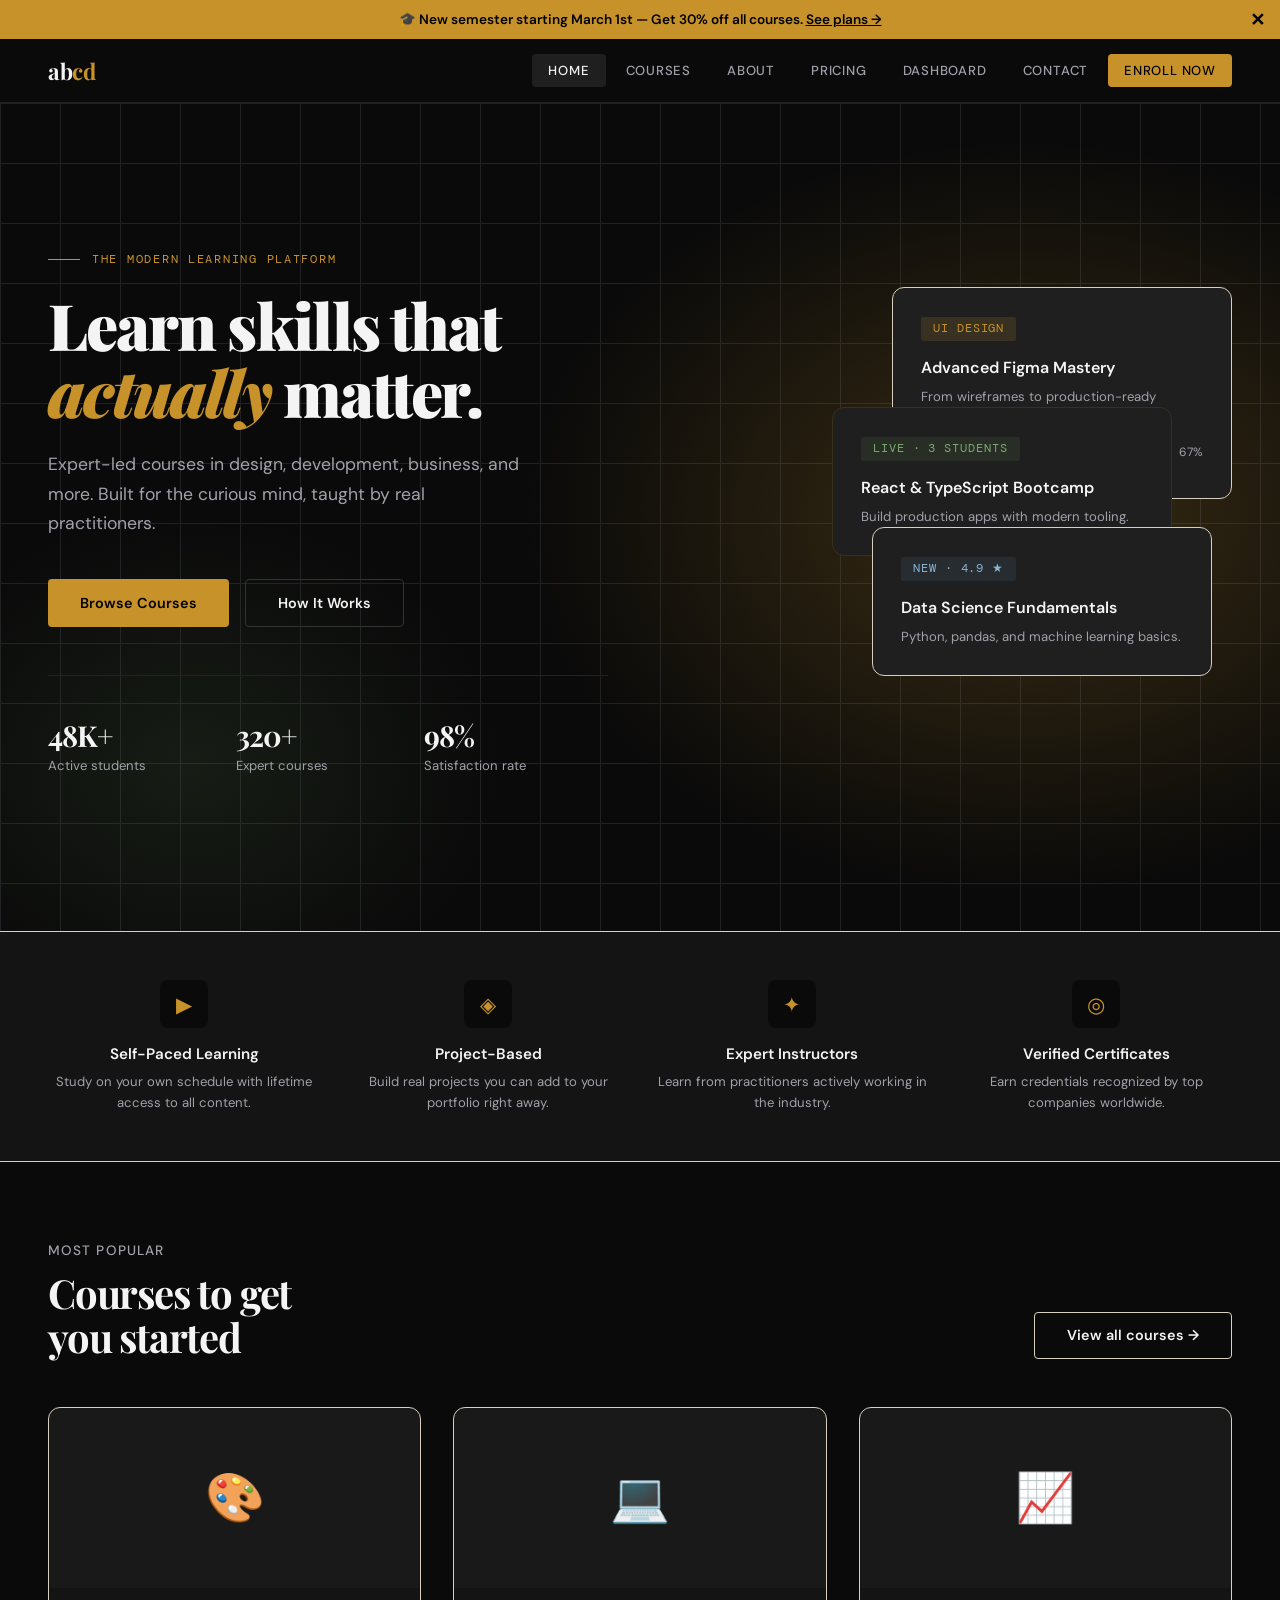
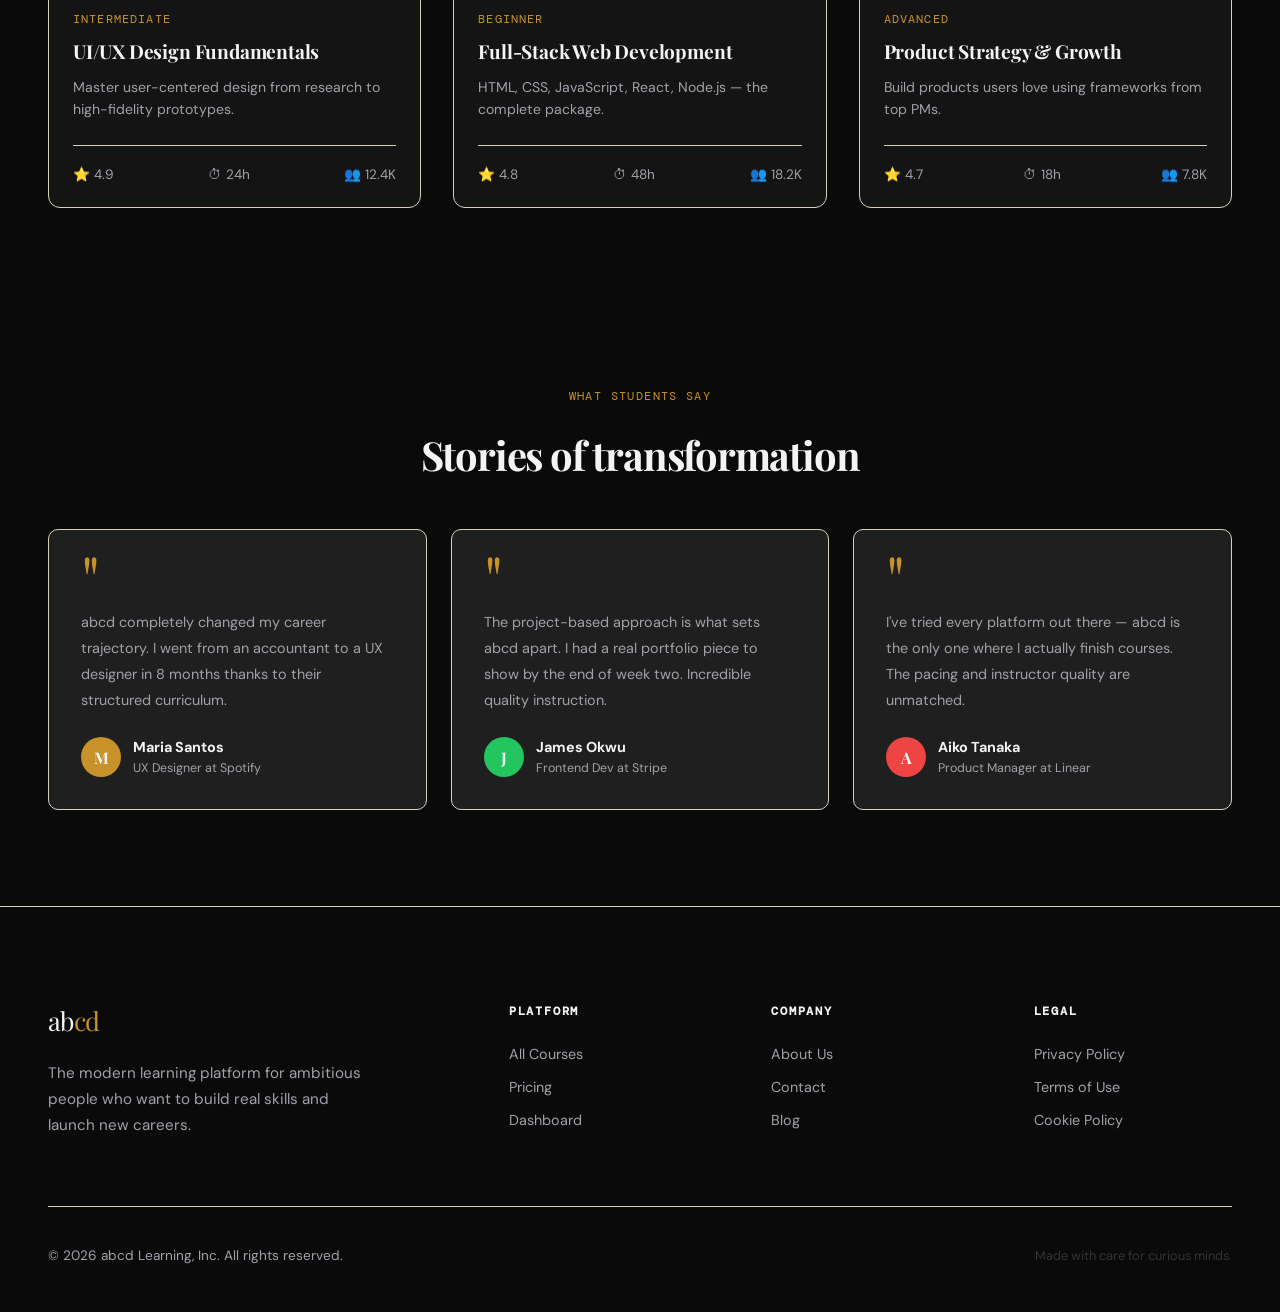
<file: luminary/index.html>
<!DOCTYPE html>
<html lang="en">
<head>
  <meta charset="UTF-8">
  <meta name="viewport" content="width=device-width, initial-scale=1.0">
  <title>abcd — Learn by Doing</title>
  <link rel="stylesheet" href="style.css">
  
</head>
  <script src="js/course-search.js"></script>
  <script src="js/progress-tracker.js"></script>
  <script src="js/theme-engine.js"></script>
  <script src="https://code.jquery.com/jquery-3.7.1.min.js"></script>
  <script src="js/jquery-1.js"></script>
  <script src="js/jquery-2.js"></script>
  <script src="js/jquery-3.js"></script>
  <script src="js/jquery-4.js"></script>
  <script src="js/jquery-5.js"></script>
<body>

  <!-- BANNER -->
  <div class="banner">🎓 New semester starting March 1st — Get 30% off all courses. <a href="pricing.html">See plans →</a></div>

  <!-- NAV -->
  <nav>
    <a class="nav-logo" href="index.html">ab<span>cd</span></a>
    <div class="nav-links">
      <a href="index.html" class="active">Home</a>
      <a href="courses.html">Courses</a>
      <a href="about.html">About</a>
      <a href="pricing.html">Pricing</a>
      <a href="dashboard.html">Dashboard</a>
      <a href="contact.html">Contact</a>
      <a href="pricing.html" class="nav-cta">Enroll Now</a>
    </div>
  </nav>

  <!-- HERO -->
  <section class="hero">
    <div class="hero-bg"></div>
    <div class="hero-grid"></div>
    <div class="hero-inner">
      <div class="hero-text">
        <div class="hero-label">The modern learning platform</div>
        <h1>Learn skills that <em>actually</em> matter.</h1>
        <p class="hero-sub">Expert-led courses in design, development, business, and more. Built for the curious mind, taught by real practitioners.</p>
        <div class="hero-actions">
          <a class="btn btn-gold" href="courses.html">Browse Courses</a>
          <a class="btn btn-outline-light" href="about.html">How It Works</a>
        </div>
        <div class="hero-stats">
          <div class="hero-stat"><strong>48K+</strong><span>Active students</span></div>
          <div class="hero-stat"><strong>320+</strong><span>Expert courses</span></div>
          <div class="hero-stat"><strong>98%</strong><span>Satisfaction rate</span></div>
        </div>
      </div>
      <div class="hero-card-stack">
        <div class="hero-card">
          <div class="card-tag">UI Design</div>
          <h3>Advanced Figma Mastery</h3>
          <p>From wireframes to production-ready prototypes.</p>
          <div class="progress-bar">
            <div class="label"><span>Your progress</span><span>67%</span></div>
            <div class="track"><div class="fill" style="width:67%"></div></div>
          </div>
        </div>
        <div class="hero-card">
          <div class="card-tag green">Live · 3 students</div>
          <h3>React &amp; TypeScript Bootcamp</h3>
          <p>Build production apps with modern tooling.</p>
        </div>
        <div class="hero-card">
          <div class="card-tag blue">New · 4.9 ★</div>
          <h3>Data Science Fundamentals</h3>
          <p>Python, pandas, and machine learning basics.</p>
        </div>
      </div>
    </div>
  </section>

  <!-- FEATURES STRIP -->
  <div class="features-strip">
    <div class="features-strip-inner">
      <div class="feature-item">
        <div class="feature-icon">▶</div>
        <h4>Self-Paced Learning</h4>
        <p>Study on your own schedule with lifetime access to all content.</p>
      </div>
      <div class="feature-item">
        <div class="feature-icon">◈</div>
        <h4>Project-Based</h4>
        <p>Build real projects you can add to your portfolio right away.</p>
      </div>
      <div class="feature-item">
        <div class="feature-icon">✦</div>
        <h4>Expert Instructors</h4>
        <p>Learn from practitioners actively working in the industry.</p>
      </div>
      <div class="feature-item">
        <div class="feature-icon">◎</div>
        <h4>Verified Certificates</h4>
        <p>Earn credentials recognized by top companies worldwide.</p>
      </div>
    </div>
  </div>

  <!-- COURSE PREVIEW -->
  <div class="courses-preview">
    <div class="courses-preview-inner">
      <div class="section-header">
        <div>
          <div class="eyebrow">Most Popular</div>
          <h2>Courses to get<br>you started</h2>
        </div>
        <a class="btn btn-outline" href="courses.html">View all courses →</a>
      </div>
      <div class="courses-grid">
        <a class="course-card" href="detail.html">
          <div class="course-thumb design">🎨</div>
          <div class="course-body">
            <div class="course-level">Intermediate</div>
            <h3>UI/UX Design Fundamentals</h3>
            <p>Master user-centered design from research to high-fidelity prototypes.</p>
            <div class="course-meta"><span>⭐ 4.9</span><span>⏱ 24h</span><span>👥 12.4K</span></div>
          </div>
        </a>
        <a class="course-card" href="detail.html">
          <div class="course-thumb code">💻</div>
          <div class="course-body">
            <div class="course-level">Beginner</div>
            <h3>Full-Stack Web Development</h3>
            <p>HTML, CSS, JavaScript, React, Node.js — the complete package.</p>
            <div class="course-meta"><span>⭐ 4.8</span><span>⏱ 48h</span><span>👥 18.2K</span></div>
          </div>
        </a>
        <a class="course-card" href="detail.html">
          <div class="course-thumb business">📈</div>
          <div class="course-body">
            <div class="course-level">Advanced</div>
            <h3>Product Strategy &amp; Growth</h3>
            <p>Build products users love using frameworks from top PMs.</p>
            <div class="course-meta"><span>⭐ 4.7</span><span>⏱ 18h</span><span>👥 7.8K</span></div>
          </div>
        </a>
      </div>
    </div>
  </div>

  <!-- TESTIMONIALS -->
  <div class="testimonials-section">
    <div class="testimonials-inner">
      <div style="text-align:center;margin-bottom:0.5rem;"><span class="tag">What students say</span></div>
      <h2>Stories of transformation</h2>
      <div class="testimonials-grid">
        <div class="testimonial-card">
          <span class="quote-mark">"</span>
          <p>abcd completely changed my career trajectory. I went from an accountant to a UX designer in 8 months thanks to their structured curriculum.</p>
          <div class="testimonial-author">
            <div class="author-avatar av1">M</div>
            <div class="author-info"><strong>Maria Santos</strong><span>UX Designer at Spotify</span></div>
          </div>
        </div>
        <div class="testimonial-card">
          <span class="quote-mark">"</span>
          <p>The project-based approach is what sets abcd apart. I had a real portfolio piece to show by the end of week two. Incredible quality instruction.</p>
          <div class="testimonial-author">
            <div class="author-avatar av2">J</div>
            <div class="author-info"><strong>James Okwu</strong><span>Frontend Dev at Stripe</span></div>
          </div>
        </div>
        <div class="testimonial-card">
          <span class="quote-mark">"</span>
          <p>I've tried every platform out there — abcd is the only one where I actually finish courses. The pacing and instructor quality are unmatched.</p>
          <div class="testimonial-author">
            <div class="author-avatar av3">A</div>
            <div class="author-info"><strong>Aiko Tanaka</strong><span>Product Manager at Linear</span></div>
          </div>
        </div>
      </div>
    </div>
  </div>

  <!-- FOOTER -->
  <footer>
    <div class="footer-inner">
      <div class="footer-grid">
        <div class="footer-brand">
          <a class="logo" href="index.html">ab<span>cd</span></a>
          <p>The modern learning platform for ambitious people who want to build real skills and launch new careers.</p>
        </div>
        <div class="footer-col">
          <h4>Platform</h4>
          <ul>
            <li><a href="courses.html">All Courses</a></li>
            <li><a href="pricing.html">Pricing</a></li>
            <li><a href="dashboard.html">Dashboard</a></li>
          </ul>
        </div>
        <div class="footer-col">
          <h4>Company</h4>
          <ul>
            <li><a href="about.html">About Us</a></li>
            <li><a href="contact.html">Contact</a></li>
            <li><a href="#">Blog</a></li>
          </ul>
        </div>
        <div class="footer-col">
          <h4>Legal</h4>
          <ul>
            <li><a href="#">Privacy Policy</a></li>
            <li><a href="#">Terms of Use</a></li>
            <li><a href="#">Cookie Policy</a></li>
          </ul>
        </div>
      </div>
      <div class="footer-bottom">
        <p>© 2026 abcd Learning, Inc. All rights reserved.</p>
        <p style="color:#333;font-size:0.8rem;">Made with care for curious minds.</p>
      </div>
    </div>
  </footer>

</body>
</html>
</file>
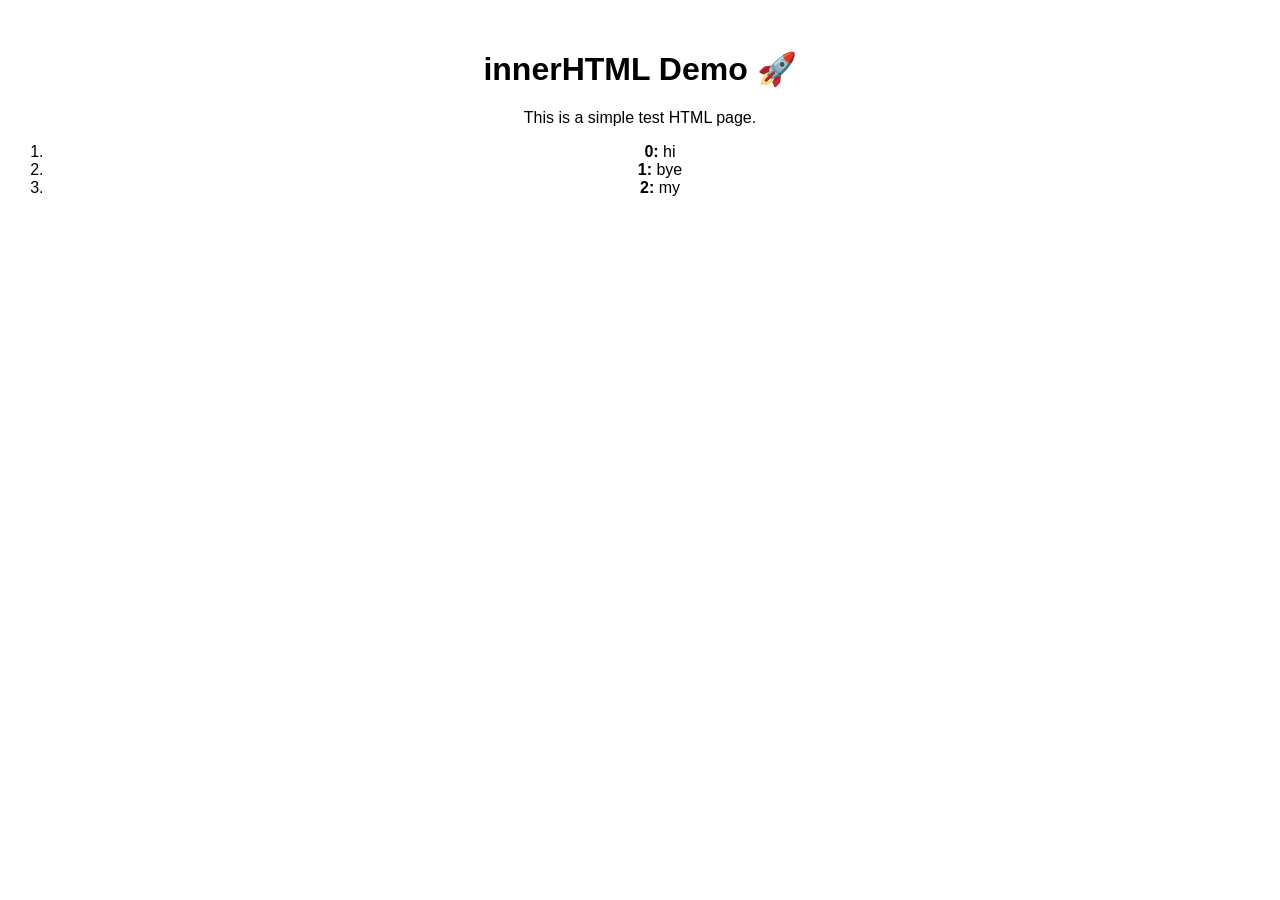
<file: IT2study/test.html>
<!DOCTYPE html>
<html lang="en">
<head>
    <meta charset="UTF-8">
    <meta name="viewport" content="width=device-width, initial-scale=1.0">
    <title>innerHTML Demo</title>

    <style>
        body {
            font-family: Arial, sans-serif;
            text-align: center;
            margin-top: 50px;
        }
        button {
            padding: 10px 20px;
            font-size: 16px;
            margin: 10px;
        }
    </style>
</head>
<script src="https://code.jquery.com/jquery-3.6.0.min.js"></script>
<body>

    <h1>innerHTML Demo 🚀</h1>

    <p id="hi">This is a simple test HTML page.</p>
 <ol class="none">
    <li> hi</li>
    <li> bye</li>
    <li> my</li>
</ol>

  

    <script>
     $(document).ready(function() {
    // Select every <li> element and loop through them
    $('li').each(function(index) {
        // 'index' starts at 0, so we use (index) or (index + 1)
        // .prepend() adds the bold tag at the very start of the <li>
      
        $(this).prepend('<b>' + index + ': </b>');
    });
});
    </script>

</body>
</html>
</file>
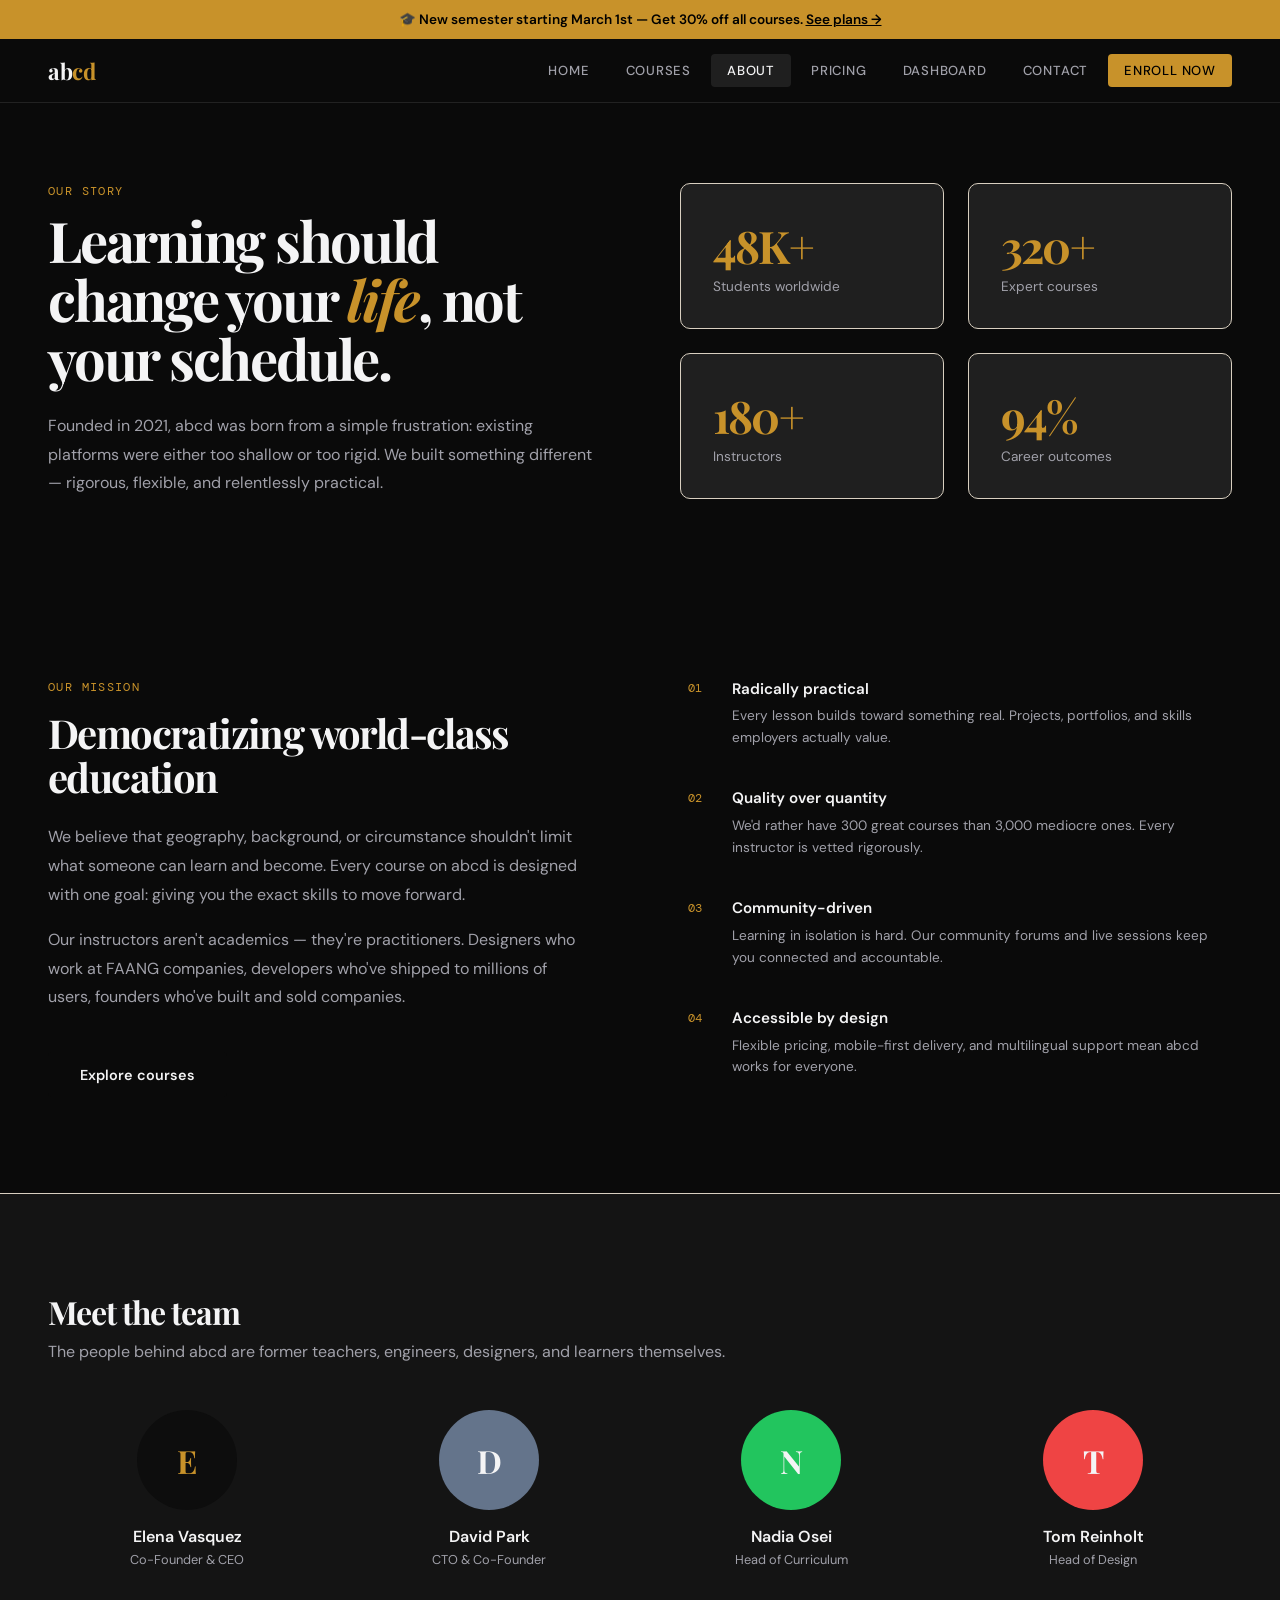
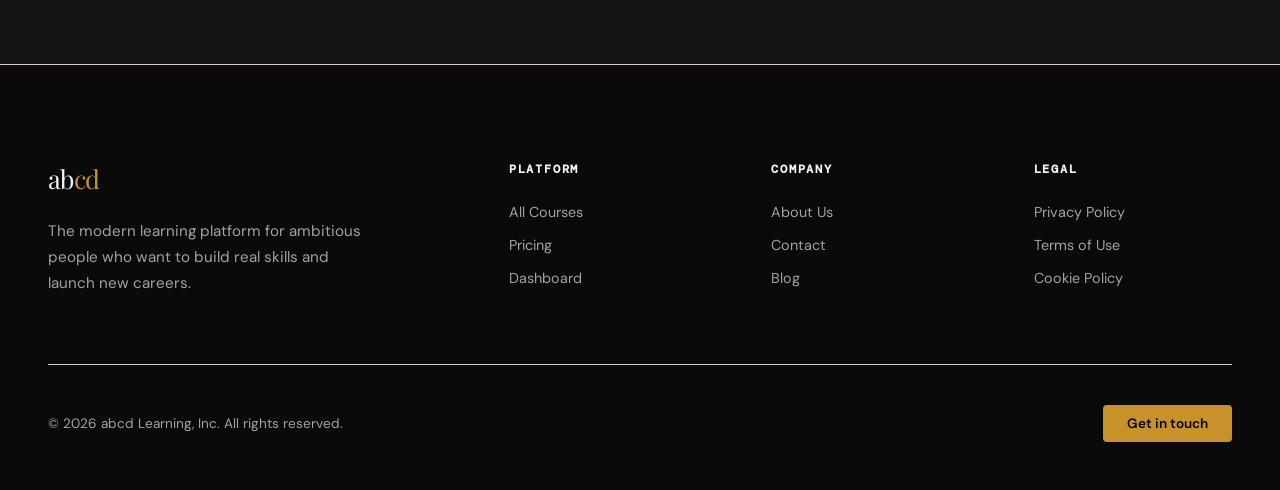
<file: luminary/about.html>
<!DOCTYPE html>
<html lang="en">
<head>
  <meta charset="UTF-8">
  <meta name="viewport" content="width=device-width, initial-scale=1.0">
  <title>About — abcd</title>
  <link rel="stylesheet" href="style.css">
</head>
  <script src="js/course-search.js"></script>
  <script src="js/progress-tracker.js"></script>
  <script src="js/theme-engine.js"></script>
<body>

  <div class="banner">🎓 New semester starting March 1st — Get 30% off all courses. <a href="pricing.html">See plans →</a></div>

  <nav>
    <a class="nav-logo" href="index.html">ab<span>cd</span></a>
    <div class="nav-links">
      <a href="index.html">Home</a>
      <a href="courses.html">Courses</a>
      <a href="about.html" class="active">About</a>
      <a href="pricing.html">Pricing</a>
      <a href="dashboard.html">Dashboard</a>
      <a href="contact.html">Contact</a>
      <a href="pricing.html" class="nav-cta">Enroll Now</a>
    </div>
  </nav>

  <!-- HERO -->
  <div class="about-hero">
    <div class="about-hero-inner">
      <div>
        <span class="tag" style="display:block;margin-bottom:0.75rem;">Our story</span>
        <h1>Learning should change your <em>life</em>, not your schedule.</h1>
        <p>Founded in 2021, abcd was born from a simple frustration: existing platforms were either too shallow or too rigid. We built something different — rigorous, flexible, and relentlessly practical.</p>
      </div>
      <div class="about-numbers">
        <div class="about-number"><strong>48K+</strong><span>Students worldwide</span></div>
        <div class="about-number"><strong>320+</strong><span>Expert courses</span></div>
        <div class="about-number"><strong>180+</strong><span>Instructors</span></div>
        <div class="about-number"><strong>94%</strong><span>Career outcomes</span></div>
      </div>
    </div>
  </div>

  <!-- MISSION -->
  <div class="mission-section">
    <div class="mission-inner">
      <div>
        <span class="tag">Our Mission</span>
        <h2>Democratizing world-class education</h2>
        <p>We believe that geography, background, or circumstance shouldn't limit what someone can learn and become. Every course on abcd is designed with one goal: giving you the exact skills to move forward.</p>
        <p>Our instructors aren't academics — they're practitioners. Designers who work at FAANG companies, developers who've shipped to millions of users, founders who've built and sold companies.</p>
        <a class="btn btn-primcd" href="courses.html" style="margin-top:1.5rem;">Explore courses</a>
      </div>
      <div class="values-list">
        <div class="value-item">
          <div class="value-num">01</div>
          <div>
            <h4>Radically practical</h4>
            <p>Every lesson builds toward something real. Projects, portfolios, and skills employers actually value.</p>
          </div>
        </div>
        <div class="value-item">
          <div class="value-num">02</div>
          <div>
            <h4>Quality over quantity</h4>
            <p>We'd rather have 300 great courses than 3,000 mediocre ones. Every instructor is vetted rigorously.</p>
          </div>
        </div>
        <div class="value-item">
          <div class="value-num">03</div>
          <div>
            <h4>Community-driven</h4>
            <p>Learning in isolation is hard. Our community forums and live sessions keep you connected and accountable.</p>
          </div>
        </div>
        <div class="value-item">
          <div class="value-num">04</div>
          <div>
            <h4>Accessible by design</h4>
            <p>Flexible pricing, mobile-first delivery, and multilingual support mean abcd works for everyone.</p>
          </div>
        </div>
      </div>
    </div>
  </div>

  <!-- TEAM -->
  <div class="team-section">
    <div class="team-inner">
      <h2>Meet the team</h2>
      <p>The people behind abcd are former teachers, engineers, designers, and learners themselves.</p>
      <div class="team-grid">
        <div class="team-card">
          <div class="team-avatar" style="background:var(--ink);color:var(--gold);">E</div>
          <h4>Elena Vasquez</h4>
          <p>Co-Founder &amp; CEO</p>
        </div>
        <div class="team-card">
          <div class="team-avatar" style="background:var(--slate);">D</div>
          <h4>David Park</h4>
          <p>CTO &amp; Co-Founder</p>
        </div>
        <div class="team-card">
          <div class="team-avatar" style="background:var(--sage);">N</div>
          <h4>Nadia Osei</h4>
          <p>Head of Curriculum</p>
        </div>
        <div class="team-card">
          <div class="team-avatar" style="background:var(--rust);">T</div>
          <h4>Tom Reinholt</h4>
          <p>Head of Design</p>
        </div>
      </div>
    </div>
  </div>

  <!-- FOOTER -->
  <footer>
    <div class="footer-inner">
      <div class="footer-grid">
        <div class="footer-brand">
          <a class="logo" href="index.html">ab<span>cd</span></a>
          <p>The modern learning platform for ambitious people who want to build real skills and launch new careers.</p>
        </div>
        <div class="footer-col">
          <h4>Platform</h4>
          <ul>
            <li><a href="courses.html">All Courses</a></li>
            <li><a href="pricing.html">Pricing</a></li>
            <li><a href="dashboard.html">Dashboard</a></li>
          </ul>
        </div>
        <div class="footer-col">
          <h4>Company</h4>
          <ul>
            <li><a href="about.html">About Us</a></li>
            <li><a href="contact.html">Contact</a></li>
            <li><a href="#">Blog</a></li>
          </ul>
        </div>
        <div class="footer-col">
          <h4>Legal</h4>
          <ul>
            <li><a href="#">Privacy Policy</a></li>
            <li><a href="#">Terms of Use</a></li>
            <li><a href="#">Cookie Policy</a></li>
          </ul>
        </div>
      </div>
      <div class="footer-bottom">
        <p>© 2026 abcd Learning, Inc. All rights reserved.</p>
        <a class="btn btn-gold" href="contact.html" style="padding:0.6rem 1.5rem;font-size:0.85rem;">Get in touch</a>
      </div>
    </div>
  </footer>

</body>
</html>
</file>
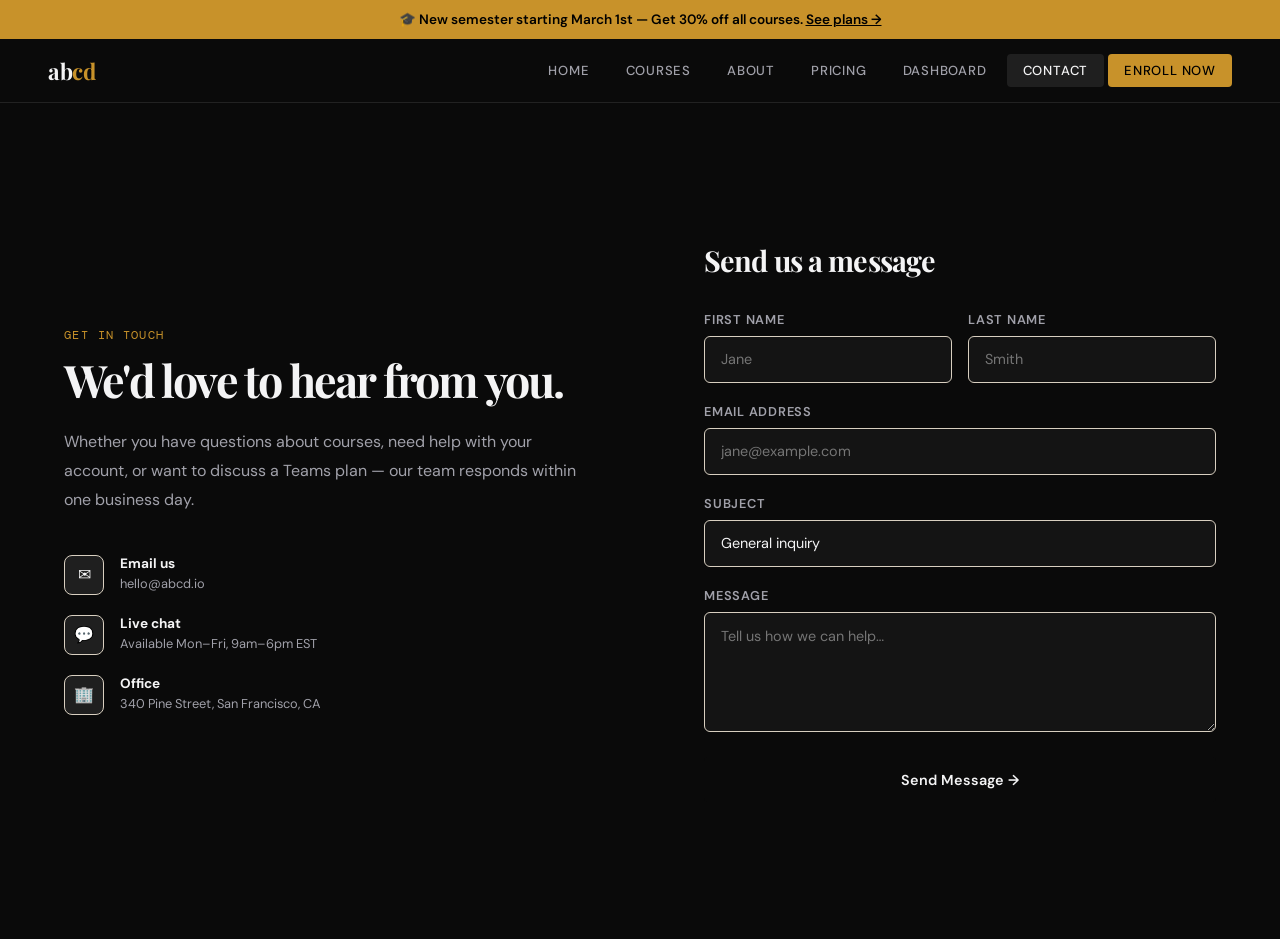
<file: luminary/contact.html>
<!DOCTYPE html>
<html lang="en">
<head>
  <meta charset="UTF-8">
  <meta name="viewport" content="width=device-width, initial-scale=1.0">
  <title>Contact — abcd</title>
  <link rel="stylesheet" href="style.css">
</head>
  <script src="js/course-search.js"></script>
  <script src="js/progress-tracker.js"></script>
  <script src="js/theme-engine.js"></script>
<body>

  <div class="banner">🎓 New semester starting March 1st — Get 30% off all courses. <a href="pricing.html">See plans →</a></div>

  <nav>
    <a class="nav-logo" href="index.html">ab<span>cd</span></a>
    <div class="nav-links">
      <a href="index.html">Home</a>
      <a href="courses.html">Courses</a>
      <a href="about.html">About</a>
      <a href="pricing.html">Pricing</a>
      <a href="dashboard.html">Dashboard</a>
      <a href="contact.html" class="active">Contact</a>
      <a href="pricing.html" class="nav-cta">Enroll Now</a>
    </div>
  </nav>

  <div class="contact-layout">

    <!-- LEFT PANEL -->
    <div class="contact-left">
      <span class="tag" style="display:block;margin-bottom:0.75rem;">Get in touch</span>
      <h1>We'd love to hear from you.</h1>
      <p>Whether you have questions about courses, need help with your account, or want to discuss a Teams plan — our team responds within one business day.</p>
      <div class="contact-info">
        <div class="contact-info-item">
          <div class="contact-icon">✉</div>
          <div>
            <strong>Email us</strong>
            <span>hello@abcd.io</span>
          </div>
        </div>
        <div class="contact-info-item">
          <div class="contact-icon">💬</div>
          <div>
            <strong>Live chat</strong>
            <span>Available Mon–Fri, 9am–6pm EST</span>
          </div>
        </div>
        <div class="contact-info-item">
          <div class="contact-icon">🏢</div>
          <div>
            <strong>Office</strong>
            <span>340 Pine Street, San Francisco, CA</span>
          </div>
        </div>
      </div>
    </div>

    <!-- RIGHT PANEL (FORM) -->
    <div class="contact-right">
      <h2>Send us a message</h2>
      <div class="form-row">
        <div class="form-group">
          <label>First Name</label>
          <input type="text" placeholder="Jane">
        </div>
        <div class="form-group">
          <label>Last Name</label>
          <input type="text" placeholder="Smith">
        </div>
      </div>
      <div class="form-group">
        <label>Email Address</label>
        <input type="email" placeholder="jane@example.com">
      </div>
      <div class="form-group">
        <label>Subject</label>
        <select>
          <option>General inquiry</option>
          <option>Course support</option>
          <option>Billing &amp; payments</option>
          <option>Teams &amp; enterprise</option>
          <option>Become an instructor</option>
        </select>
      </div>
      <div class="form-group">
        <label>Message</label>
        <textarea placeholder="Tell us how we can help…"></textarea>
      </div>
      <button class="btn btn-primcd form-submit" onclick="alert('Message sent! We\'ll be in touch within 24 hours.')">Send Message →</button>
    </div>

  </div>

</body>
</html>
</file>
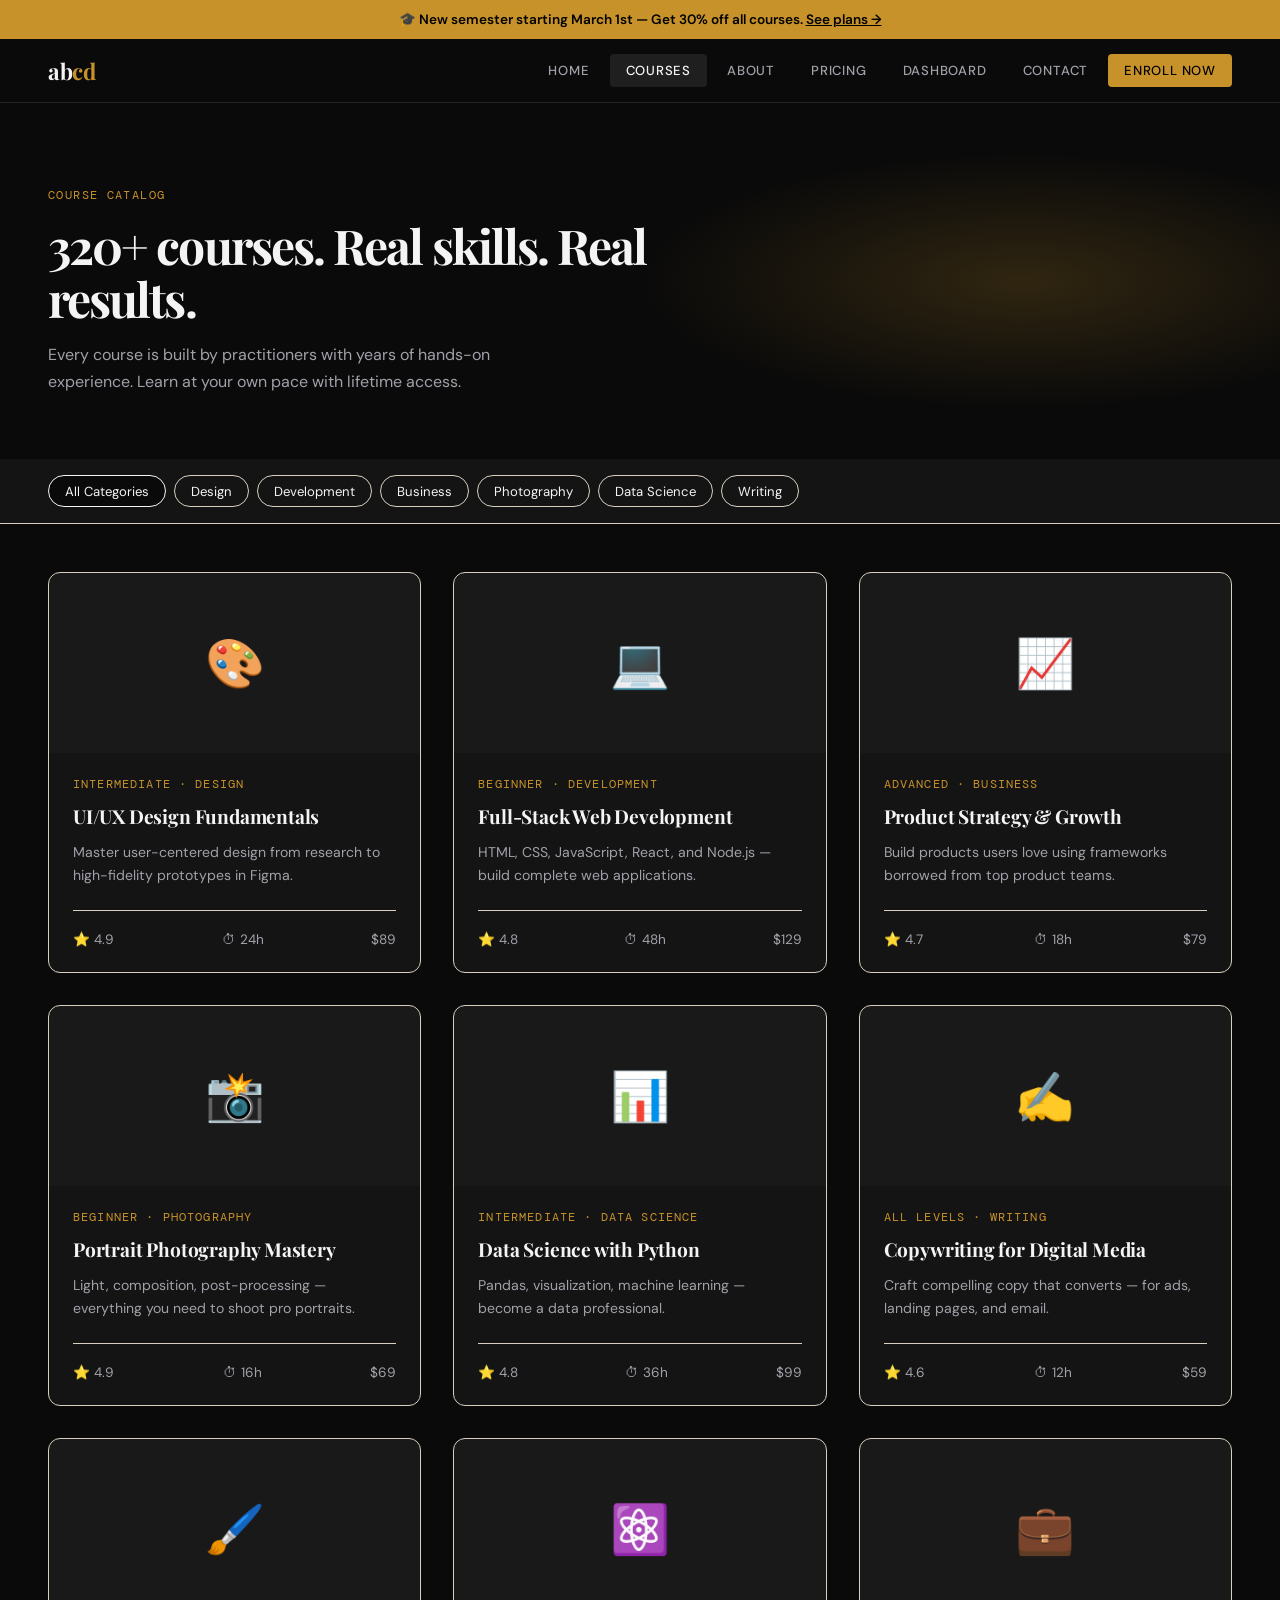
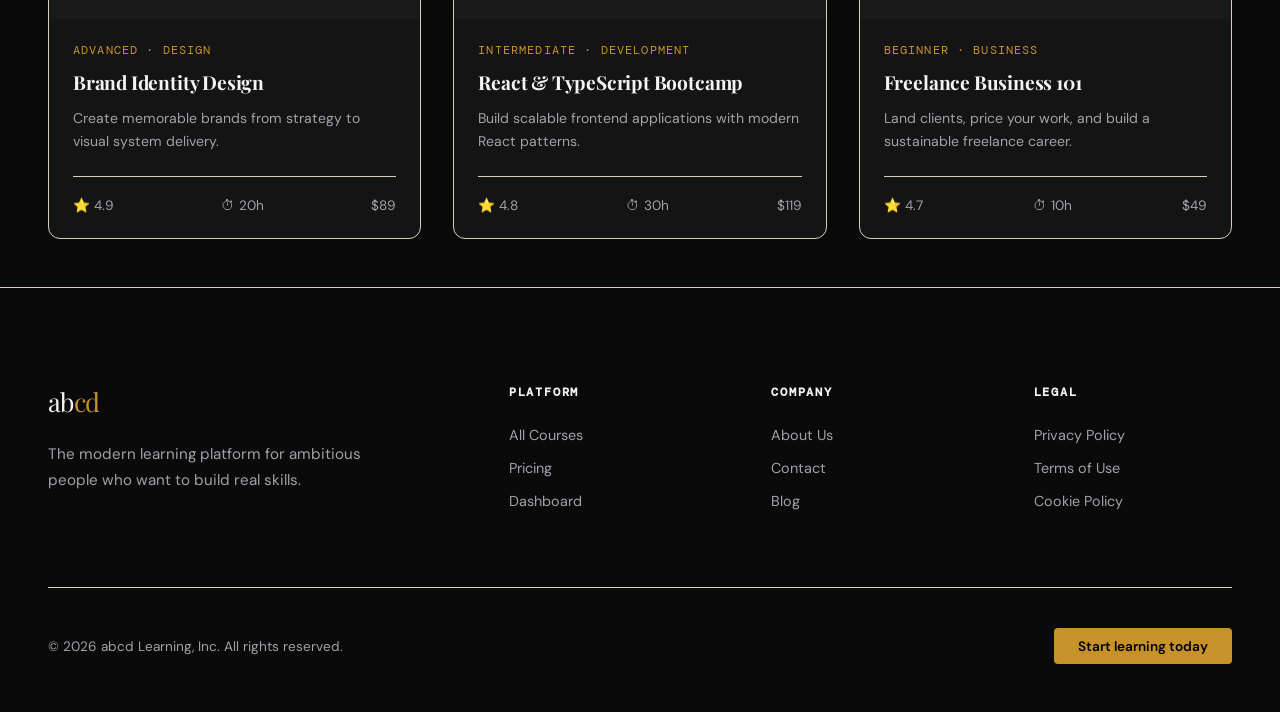
<file: luminary/courses.html>
<!DOCTYPE html>
<html lang="en">
<head>
  <meta charset="UTF-8">
  <meta name="viewport" content="width=device-width, initial-scale=1.0">
  <title>Courses — abcd</title>
  <link rel="stylesheet" href="style.css">
</head>
  <script src="js/course-search.js"></script>
  <script src="js/progress-tracker.js"></script>
  <script src="js/theme-engine.js"></script>
<body>

  <div class="banner">🎓 New semester starting March 1st — Get 30% off all courses. <a href="pricing.html">See plans →</a></div>

  <nav>
    <a class="nav-logo" href="index.html">ab<span>cd</span></a>
    <div class="nav-links">
      <a href="index.html">Home</a>
      <a href="courses.html" class="active">Courses</a>
      <a href="about.html">About</a>
      <a href="pricing.html">Pricing</a>
      <a href="dashboard.html">Dashboard</a>
      <a href="contact.html">Contact</a>
      <a href="pricing.html" class="nav-cta">Enroll Now</a>
    </div>
  </nav>

  <!-- PAGE HERO -->
  <div class="page-hero">
    <div class="page-hero-bg"></div>
    <div class="page-hero-inner">
      <span class="tag">Course Catalog</span>
      <h1>320+ courses. Real skills. Real results.</h1>
      <p>Every course is built by practitioners with years of hands-on experience. Learn at your own pace with lifetime access.</p>
    </div>
  </div>

  <!-- FILTERS -->
  <div class="filters-bar">
    <div class="filters-bar-inner">
      <button class="filter-btn active" onclick="filterBtn(this)">All Categories</button>
      <button class="filter-btn" onclick="filterBtn(this)">Design</button>
      <button class="filter-btn" onclick="filterBtn(this)">Development</button>
      <button class="filter-btn" onclick="filterBtn(this)">Business</button>
      <button class="filter-btn" onclick="filterBtn(this)">Photography</button>
      <button class="filter-btn" onclick="filterBtn(this)">Data Science</button>
      <button class="filter-btn" onclick="filterBtn(this)">Writing</button>
    </div>
  </div>

  <!-- COURSE GRID -->
  <div class="courses-full">
    <div class="courses-full-inner">
      <div class="courses-grid">
        <a class="course-card" href="detail.html">
          <div class="course-thumb design">🎨</div>
          <div class="course-body">
            <div class="course-level">Intermediate · Design</div>
            <h3>UI/UX Design Fundamentals</h3>
            <p>Master user-centered design from research to high-fidelity prototypes in Figma.</p>
            <div class="course-meta"><span>⭐ 4.9</span><span>⏱ 24h</span><span>$89</span></div>
          </div>
        </a>
        <a class="course-card" href="detail.html">
          <div class="course-thumb code">💻</div>
          <div class="course-body">
            <div class="course-level">Beginner · Development</div>
            <h3>Full-Stack Web Development</h3>
            <p>HTML, CSS, JavaScript, React, and Node.js — build complete web applications.</p>
            <div class="course-meta"><span>⭐ 4.8</span><span>⏱ 48h</span><span>$129</span></div>
          </div>
        </a>
        <a class="course-card" href="detail.html">
          <div class="course-thumb business">📈</div>
          <div class="course-body">
            <div class="course-level">Advanced · Business</div>
            <h3>Product Strategy &amp; Growth</h3>
            <p>Build products users love using frameworks borrowed from top product teams.</p>
            <div class="course-meta"><span>⭐ 4.7</span><span>⏱ 18h</span><span>$79</span></div>
          </div>
        </a>
        <a class="course-card" href="detail.html">
          <div class="course-thumb photo">📸</div>
          <div class="course-body">
            <div class="course-level">Beginner · Photography</div>
            <h3>Portrait Photography Mastery</h3>
            <p>Light, composition, post-processing — everything you need to shoot pro portraits.</p>
            <div class="course-meta"><span>⭐ 4.9</span><span>⏱ 16h</span><span>$69</span></div>
          </div>
        </a>
        <a class="course-card" href="detail.html">
          <div class="course-thumb data">📊</div>
          <div class="course-body">
            <div class="course-level">Intermediate · Data Science</div>
            <h3>Data Science with Python</h3>
            <p>Pandas, visualization, machine learning — become a data professional.</p>
            <div class="course-meta"><span>⭐ 4.8</span><span>⏱ 36h</span><span>$99</span></div>
          </div>
        </a>
        <a class="course-card" href="detail.html">
          <div class="course-thumb writing">✍️</div>
          <div class="course-body">
            <div class="course-level">All levels · Writing</div>
            <h3>Copywriting for Digital Media</h3>
            <p>Craft compelling copy that converts — for ads, landing pages, and email.</p>
            <div class="course-meta"><span>⭐ 4.6</span><span>⏱ 12h</span><span>$59</span></div>
          </div>
        </a>
        <a class="course-card" href="detail.html">
          <div class="course-thumb design">🖌️</div>
          <div class="course-body">
            <div class="course-level">Advanced · Design</div>
            <h3>Brand Identity Design</h3>
            <p>Create memorable brands from strategy to visual system delivery.</p>
            <div class="course-meta"><span>⭐ 4.9</span><span>⏱ 20h</span><span>$89</span></div>
          </div>
        </a>
        <a class="course-card" href="detail.html">
          <div class="course-thumb code">⚛️</div>
          <div class="course-body">
            <div class="course-level">Intermediate · Development</div>
            <h3>React &amp; TypeScript Bootcamp</h3>
            <p>Build scalable frontend applications with modern React patterns.</p>
            <div class="course-meta"><span>⭐ 4.8</span><span>⏱ 30h</span><span>$119</span></div>
          </div>
        </a>
        <a class="course-card" href="detail.html">
          <div class="course-thumb business">💼</div>
          <div class="course-body">
            <div class="course-level">Beginner · Business</div>
            <h3>Freelance Business 101</h3>
            <p>Land clients, price your work, and build a sustainable freelance career.</p>
            <div class="course-meta"><span>⭐ 4.7</span><span>⏱ 10h</span><span>$49</span></div>
          </div>
        </a>
      </div>
    </div>
  </div>

  <!-- FOOTER -->
  <footer>
    <div class="footer-inner">
      <div class="footer-grid">
        <div class="footer-brand">
          <a class="logo" href="index.html">ab<span>cd</span></a>
          <p>The modern learning platform for ambitious people who want to build real skills.</p>
        </div>
        <div class="footer-col">
          <h4>Platform</h4>
          <ul>
            <li><a href="courses.html">All Courses</a></li>
            <li><a href="pricing.html">Pricing</a></li>
            <li><a href="dashboard.html">Dashboard</a></li>
          </ul>
        </div>
        <div class="footer-col">
          <h4>Company</h4>
          <ul>
            <li><a href="about.html">About Us</a></li>
            <li><a href="contact.html">Contact</a></li>
            <li><a href="#">Blog</a></li>
          </ul>
        </div>
        <div class="footer-col">
          <h4>Legal</h4>
          <ul>
            <li><a href="#">Privacy Policy</a></li>
            <li><a href="#">Terms of Use</a></li>
            <li><a href="#">Cookie Policy</a></li>
          </ul>
        </div>
      </div>
      <div class="footer-bottom">
        <p>© 2026 abcd Learning, Inc. All rights reserved.</p>
        <a class="btn btn-gold" href="pricing.html" style="padding:0.6rem 1.5rem;font-size:0.85rem;">Start learning today</a>
      </div>
    </div>
  </footer>

  <script>
    function filterBtn(el) {
      document.querySelectorAll('.filter-btn').forEach(b => b.classList.remove('active'));
      el.classList.add('active');
    }
  </script>

</body>
</html>
</file>
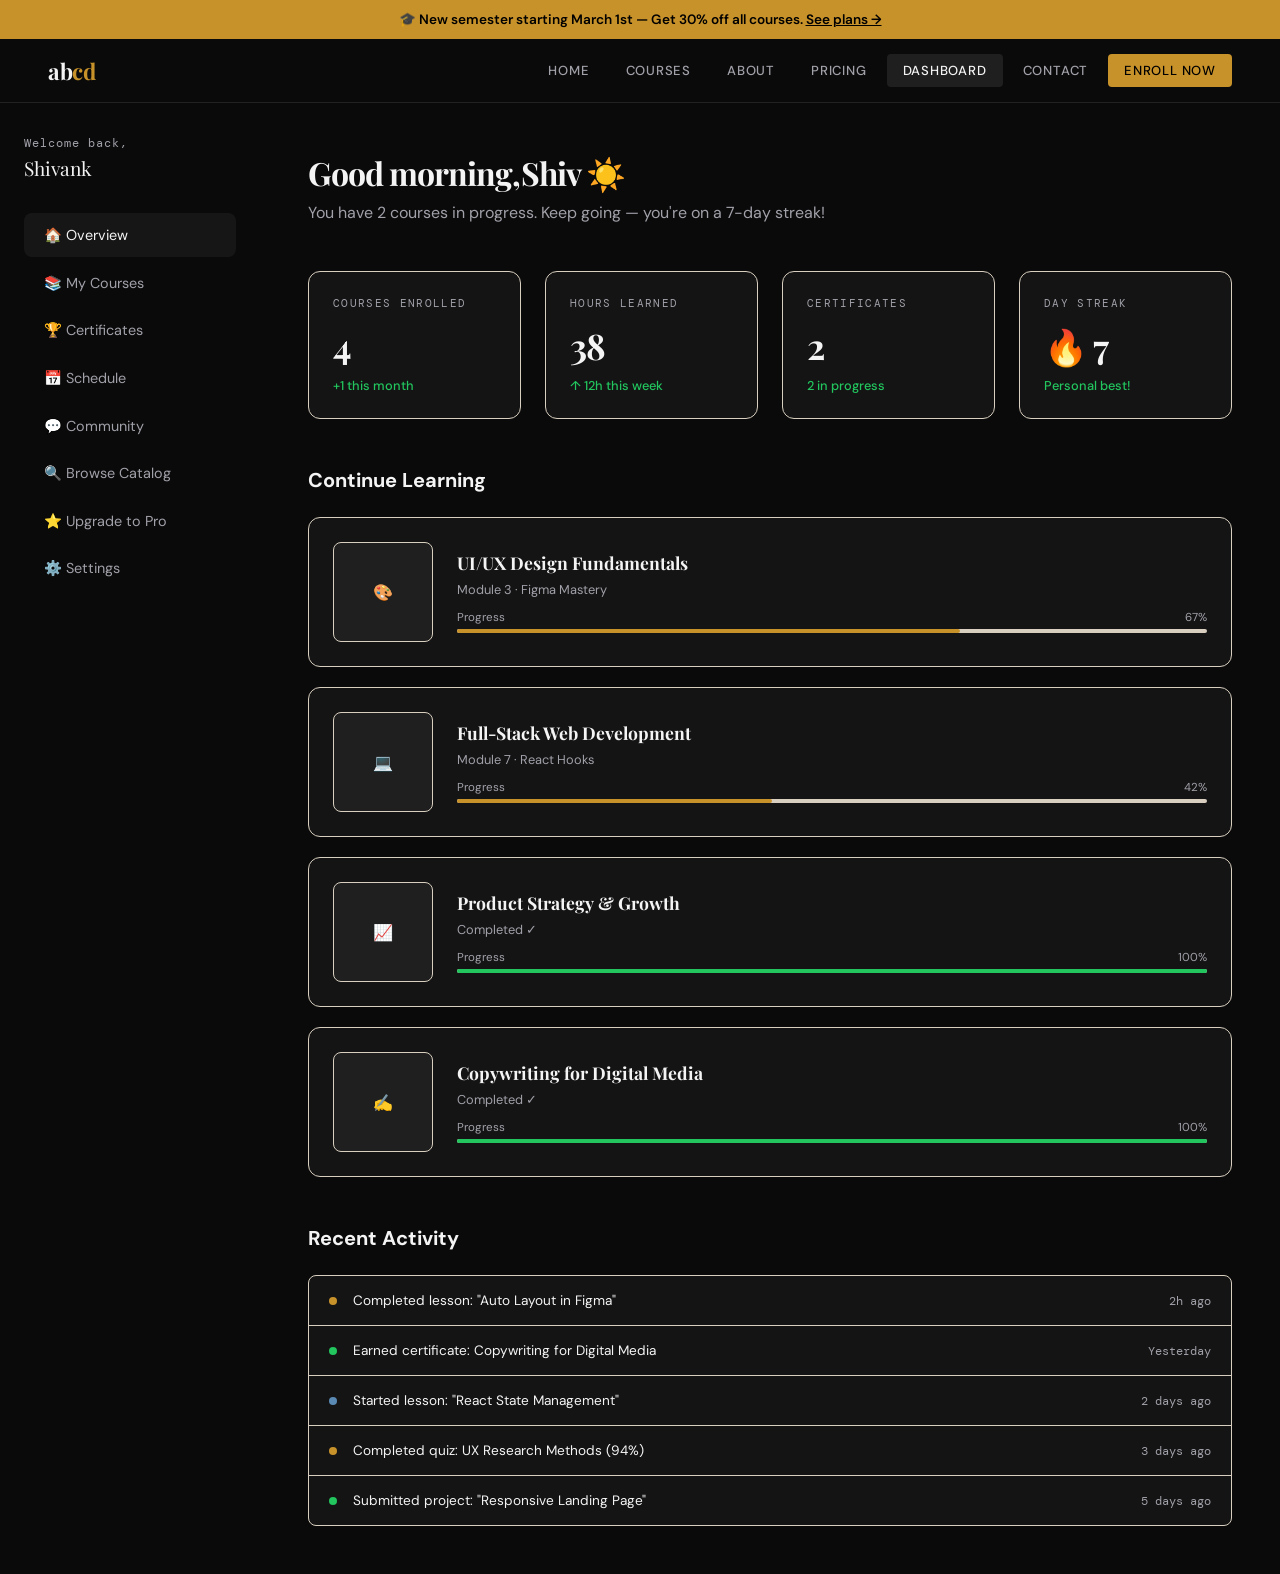
<file: luminary/dashboard.html>
<!DOCTYPE html>
<html lang="en">
<head>
  <meta charset="UTF-8">
  <meta name="viewport" content="width=device-width, initial-scale=1.0">
  <title>Dashboard — abcd</title>
  <link rel="stylesheet" href="style.css">
</head>
  <script src="js/course-search.js"></script>
  <script src="js/progress-tracker.js"></script>
  <script src="js/theme-engine.js"></script>
<body>

  <div class="banner">🎓 New semester starting March 1st — Get 30% off all courses. <a href="pricing.html">See plans →</a></div>

  <nav>
    <a class="nav-logo" href="index.html">ab<span>cd</span></a>
    <div class="nav-links">
      <a href="index.html">Home</a>
      <a href="courses.html">Courses</a>
      <a href="about.html">About</a>
      <a href="pricing.html">Pricing</a>
      <a href="dashboard.html" class="active">Dashboard</a>
      <a href="contact.html">Contact</a>
      <a href="pricing.html" class="nav-cta">Enroll Now</a>
    </div>
  </nav>

  <div class="dashboard-layout">
    <!-- SIDEBAR -->
    <aside class="dashboard-sidebar">
      <div class="sidebar-greeting">Welcome back,</div>
      <div class="sidebar-name">Shivank</div>
      <ul class="sidebar-nav">
        <li><a href="dashboard.html" class="active">🏠 Overview</a></li>
        <li><a href="#">📚 My Courses</a></li>
        <li><a href="#">🏆 Certificates</a></li>
        <li><a href="#">📅 Schedule</a></li>
        <li><a href="#">💬 Community</a></li>
        <li><a href="courses.html">🔍 Browse Catalog</a></li>
        <li><a href="pricing.html">⭐ Upgrade to Pro</a></li>
        <li><a href="settings.php">⚙️ Settings</a></li>
      </ul>
    </aside>

    <!-- MAIN CONTENT -->
    <main class="dashboard-main">
      <div class="dash-header">
        <h2>Good morning,Shiv ☀️</h2>
        <p>You have 2 courses in progress. Keep going — you're on a 7-day streak!</p>
      </div>

      <!-- STATS -->
      <div class="dash-stats">
        <div class="dash-stat">
          <div class="stat-label">Courses Enrolled</div>
          <div class="stat-value">4</div>
          <div class="stat-sub">+1 this month</div>
        </div>
        <div class="dash-stat">
          <div class="stat-label">Hours Learned</div>
          <div class="stat-value">38</div>
          <div class="stat-sub">↑ 12h this week</div>
        </div>
        <div class="dash-stat">
          <div class="stat-label">Certificates</div>
          <div class="stat-value">2</div>
          <div class="stat-sub">2 in progress</div>
        </div>
        <div class="dash-stat">
          <div class="stat-label">Day Streak</div>
          <div class="stat-value">🔥 7</div>
          <div class="stat-sub">Personal best!</div>
        </div>
      </div>

      <!-- MY COURSES -->
      <div class="dash-section-title">Continue Learning</div>
      <div class="my-courses-grid">
        <div class="my-course-card">
          <div class="my-course-thumb design">🎨</div>
          <div class="my-course-info">
            <h4>UI/UX Design Fundamentals</h4>
            <span>Module 3 · Figma Mastery</span>
            <div class="my-course-progress">
              <div class="prog-label"><span>Progress</span><span>67%</span></div>
              <div class="prog-track"><div class="prog-fill" style="width:67%"></div></div>
            </div>
          </div>
        </div>
        <div class="my-course-card">
          <div class="my-course-thumb code">💻</div>
          <div class="my-course-info">
            <h4>Full-Stack Web Development</h4>
            <span>Module 7 · React Hooks</span>
            <div class="my-course-progress">
              <div class="prog-label"><span>Progress</span><span>42%</span></div>
              <div class="prog-track"><div class="prog-fill" style="width:42%"></div></div>
            </div>
          </div>
        </div>
        <div class="my-course-card">
          <div class="my-course-thumb business">📈</div>
          <div class="my-course-info">
            <h4>Product Strategy &amp; Growth</h4>
            <span>Completed ✓</span>
            <div class="my-course-progress">
              <div class="prog-label"><span>Progress</span><span>100%</span></div>
              <div class="prog-track"><div class="prog-fill green" style="width:100%"></div></div>
            </div>
          </div>
        </div>
        <div class="my-course-card">
          <div class="my-course-thumb writing">✍️</div>
          <div class="my-course-info">
            <h4>Copywriting for Digital Media</h4>
            <span>Completed ✓</span>
            <div class="my-course-progress">
              <div class="prog-label"><span>Progress</span><span>100%</span></div>
              <div class="prog-track"><div class="prog-fill green" style="width:100%"></div></div>
            </div>
          </div>
        </div>
      </div>

      <!-- ACTIVITY -->
      <div class="dash-section-title">Recent Activity</div>
      <div class="activity-list">
        <div class="activity-item"><div class="activity-dot gold"></div> Completed lesson: "Auto Layout in Figma" <span class="time">2h ago</span></div>
        <div class="activity-item"><div class="activity-dot green"></div> Earned certificate: Copywriting for Digital Media <span class="time">Yesterday</span></div>
        <div class="activity-item"><div class="activity-dot blue"></div> Started lesson: "React State Management" <span class="time">2 days ago</span></div>
        <div class="activity-item"><div class="activity-dot gold"></div> Completed quiz: UX Research Methods (94%) <span class="time">3 days ago</span></div>
        <div class="activity-item"><div class="activity-dot green"></div> Submitted project: "Responsive Landing Page" <span class="time">5 days ago</span></div>
      </div>
    </main>
  </div>

</body>
</html>
</file>
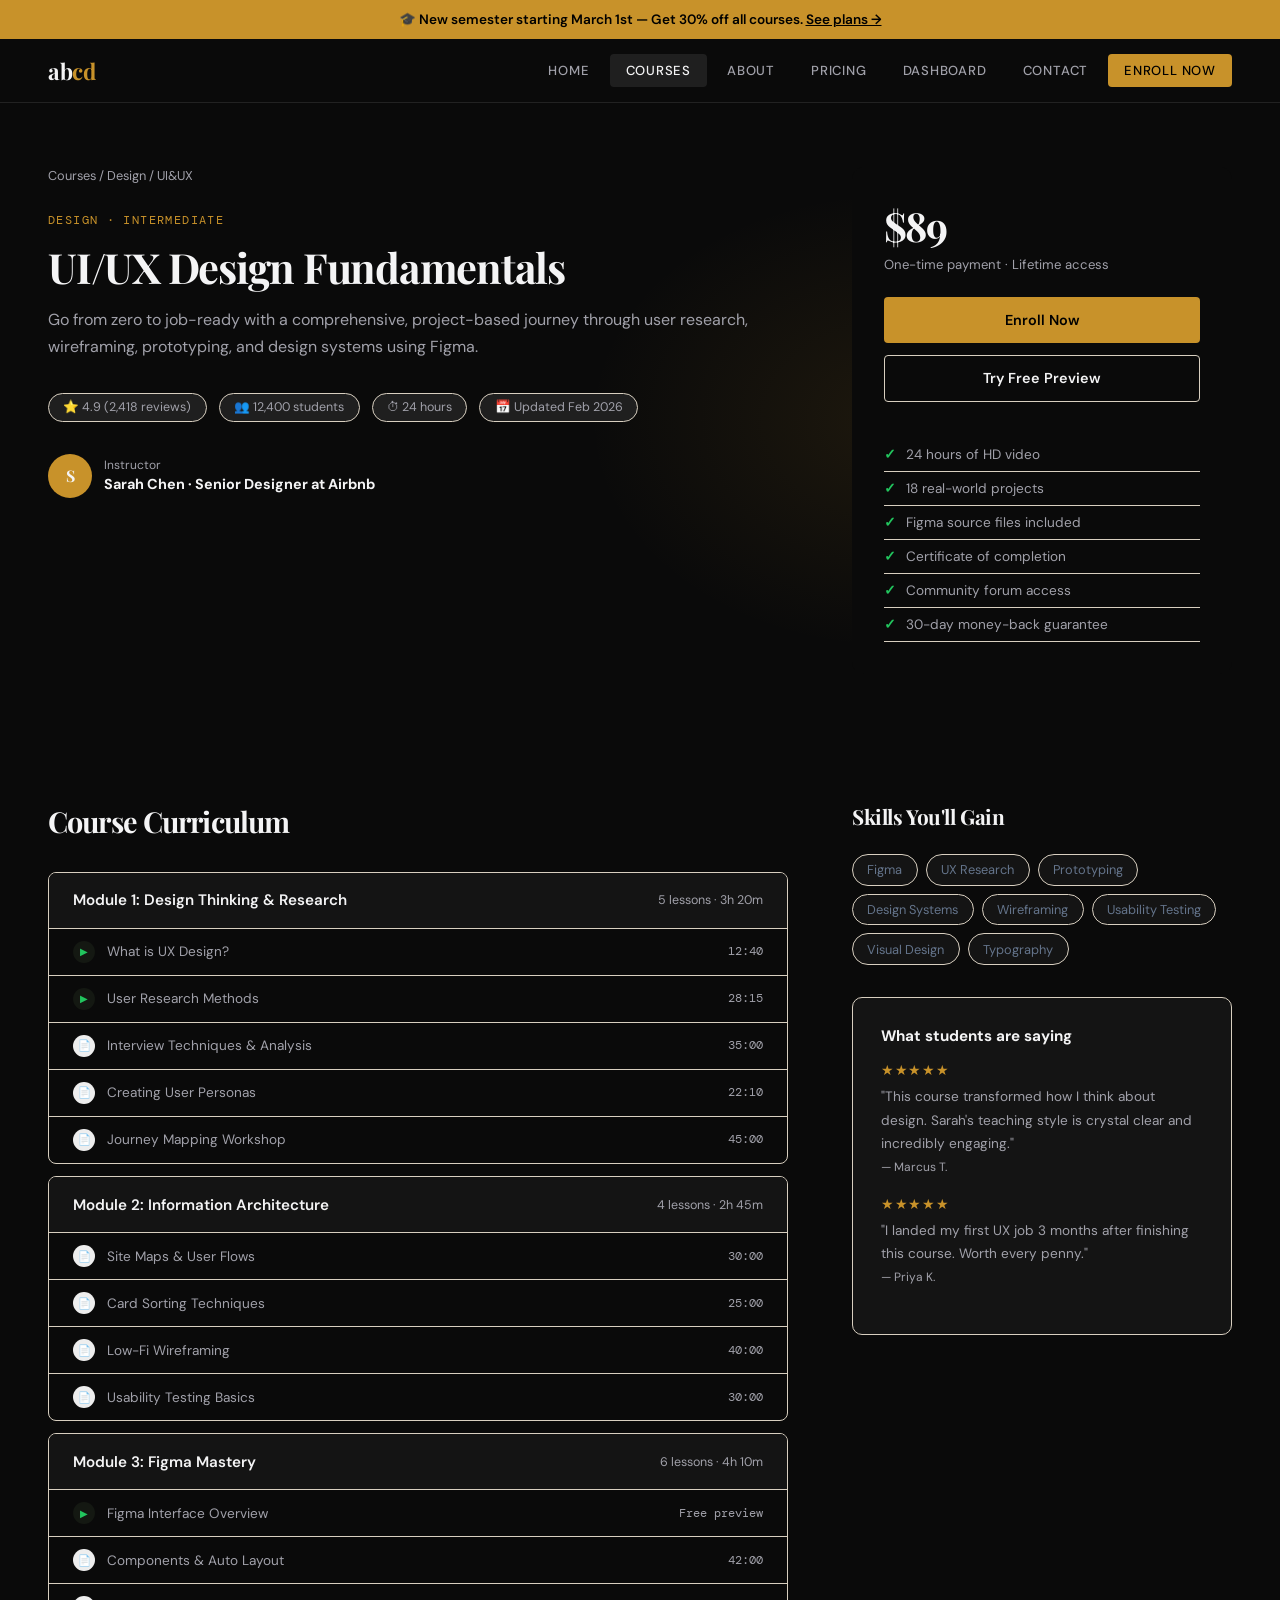
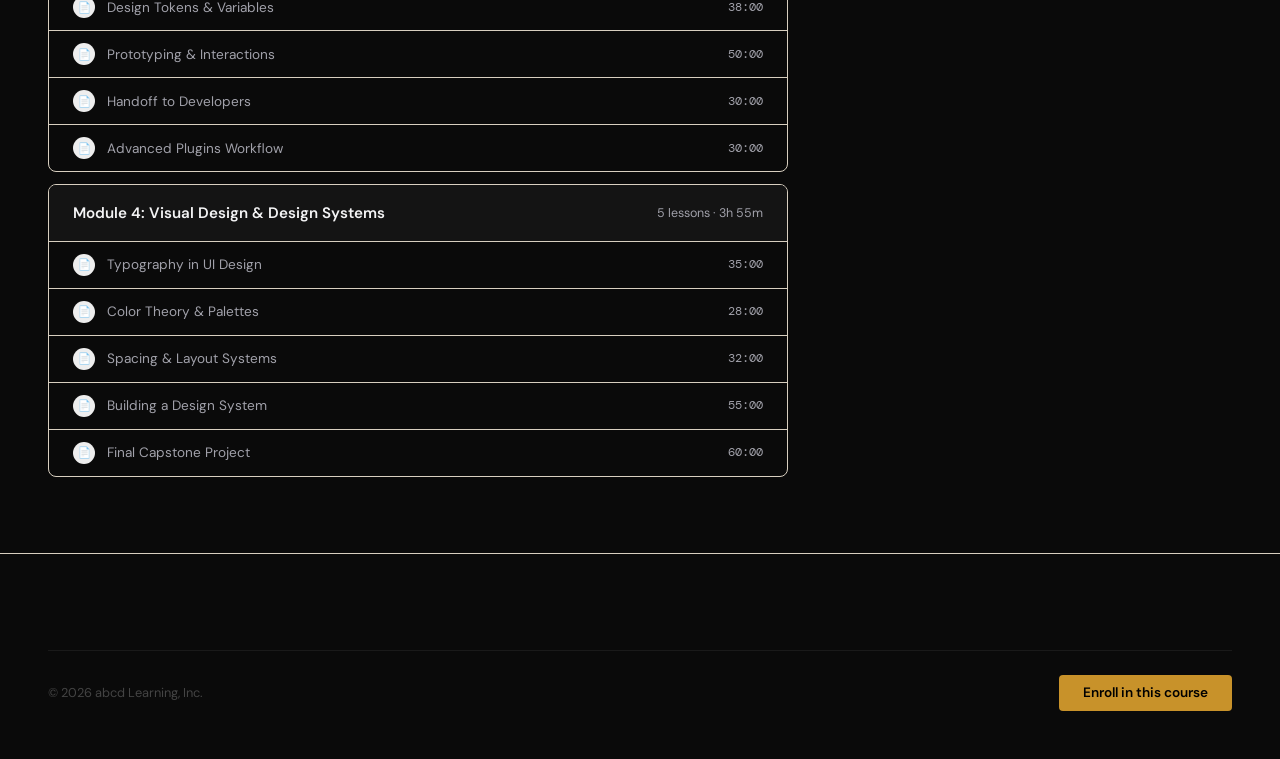
<file: luminary/detail.html>
<!DOCTYPE html>
<html lang="en">
<head>
  <meta charset="UTF-8">
  <meta name="viewport" content="width=device-width, initial-scale=1.0">
  <title>UI/UX Design Fundamentals — abcd</title>
  <link rel="stylesheet" href="style.css">
</head>
  <script src="js/course-search.js"></script>
  <script src="js/progress-tracker.js"></script>
  <script src="js/theme-engine.js"></script>
<body>

  <div class="banner">🎓 New semester starting March 1st — Get 30% off all courses. <a href="pricing.html">See plans →</a></div>

  <nav>
    <a class="nav-logo" href="index.html">ab<span>cd</span></a>
    <div class="nav-links">
      <a href="index.html">Home</a>
      <a href="courses.html" class="active">Courses</a>
      <a href="about.html">About</a>
      <a href="pricing.html">Pricing</a>
      <a href="dashboard.html">Dashboard</a>
      <a href="contact.html">Contact</a>
      <a href="pricing.html" class="nav-cta">Enroll Now</a>
    </div>
  </nav>

  <!-- COURSE HERO -->
  <div class="course-detail-hero">
    <div class="course-detail-inner">
      <div class="course-detail-text">
        <div class="breadcrumb"><a href="courses.html">Courses</a> / Design / UI&amp;UX</div>
        <span class="tag">Design · Intermediate</span>
        <h1>UI/UX Design Fundamentals</h1>
        <p>Go from zero to job-ready with a comprehensive, project-based journey through user research, wireframing, prototyping, and design systems using Figma.</p>
        <div class="course-badges">
          <div class="badge">⭐ 4.9 (2,418 reviews)</div>
          <div class="badge">👥 12,400 students</div>
          <div class="badge">⏱ 24 hours</div>
          <div class="badge">📅 Updated Feb 2026</div>
        </div>
        <div class="instructor-row">
          <div class="avatar">S</div>
          <div class="instructor-info">
            <small>Instructor</small>
            <strong>Sarah Chen · Senior Designer at Airbnb</strong>
          </div>
        </div>
      </div>

      <div class="enroll-card">
        <div class="enroll-price">$89</div>
        <div class="enroll-price-sub">One-time payment · Lifetime access</div>
        <a class="btn btn-gold" href="pricing.html">Enroll Now</a>
        <button class="btn btn-outline">Try Free Preview</button>
        <ul class="enroll-perks">
          <li>24 hours of HD video</li>
          <li>18 real-world projects</li>
          <li>Figma source files included</li>
          <li>Certificate of completion</li>
          <li>Community forum access</li>
          <li>30-day money-back guarantee</li>
        </ul>
      </div>
    </div>
  </div>

  <!-- CURRICULUM -->
  <div class="course-curriculum">
    <div class="course-curriculum-inner">
      <div class="curriculum-section">
        <h2>Course Curriculum</h2>

        <div class="module">
          <div class="module-header">Module 1: Design Thinking &amp; Research <span class="module-meta">5 lessons · 3h 20m</span></div>
          <div class="module-lessons">
            <div class="lesson"><div class="lesson-icon free">▶</div> What is UX Design? <span>12:40</span></div>
            <div class="lesson"><div class="lesson-icon free">▶</div> User Research Methods <span>28:15</span></div>
            <div class="lesson"><div class="lesson-icon">📄</div> Interview Techniques &amp; Analysis <span>35:00</span></div>
            <div class="lesson"><div class="lesson-icon">📄</div> Creating User Personas <span>22:10</span></div>
            <div class="lesson"><div class="lesson-icon">📄</div> Journey Mapping Workshop <span>45:00</span></div>
          </div>
        </div>

        <div class="module">
          <div class="module-header">Module 2: Information Architecture <span class="module-meta">4 lessons · 2h 45m</span></div>
          <div class="module-lessons">
            <div class="lesson"><div class="lesson-icon">📄</div> Site Maps &amp; User Flows <span>30:00</span></div>
            <div class="lesson"><div class="lesson-icon">📄</div> Card Sorting Techniques <span>25:00</span></div>
            <div class="lesson"><div class="lesson-icon">📄</div> Low-Fi Wireframing <span>40:00</span></div>
            <div class="lesson"><div class="lesson-icon">📄</div> Usability Testing Basics <span>30:00</span></div>
          </div>
        </div>

        <div class="module">
          <div class="module-header">Module 3: Figma Mastery <span class="module-meta">6 lessons · 4h 10m</span></div>
          <div class="module-lessons">
            <div class="lesson"><div class="lesson-icon free">▶</div> Figma Interface Overview <span>Free preview</span></div>
            <div class="lesson"><div class="lesson-icon">📄</div> Components &amp; Auto Layout <span>42:00</span></div>
            <div class="lesson"><div class="lesson-icon">📄</div> Design Tokens &amp; Variables <span>38:00</span></div>
            <div class="lesson"><div class="lesson-icon">📄</div> Prototyping &amp; Interactions <span>50:00</span></div>
            <div class="lesson"><div class="lesson-icon">📄</div> Handoff to Developers <span>30:00</span></div>
            <div class="lesson"><div class="lesson-icon">📄</div> Advanced Plugins Workflow <span>30:00</span></div>
          </div>
        </div>

        <div class="module">
          <div class="module-header">Module 4: Visual Design &amp; Design Systems <span class="module-meta">5 lessons · 3h 55m</span></div>
          <div class="module-lessons">
            <div class="lesson"><div class="lesson-icon">📄</div> Typography in UI Design <span>35:00</span></div>
            <div class="lesson"><div class="lesson-icon">📄</div> Color Theory &amp; Palettes <span>28:00</span></div>
            <div class="lesson"><div class="lesson-icon">📄</div> Spacing &amp; Layout Systems <span>32:00</span></div>
            <div class="lesson"><div class="lesson-icon">📄</div> Building a Design System <span>55:00</span></div>
            <div class="lesson"><div class="lesson-icon">📄</div> Final Capstone Project <span>60:00</span></div>
          </div>
        </div>
      </div>

      <div>
        <div class="skills-section" style="margin-bottom:2rem;">
          <h3>Skills You'll Gain</h3>
          <div class="skills-list">
            <span class="skill-tag">Figma</span>
            <span class="skill-tag">UX Research</span>
            <span class="skill-tag">Prototyping</span>
            <span class="skill-tag">Design Systems</span>
            <span class="skill-tag">Wireframing</span>
            <span class="skill-tag">Usability Testing</span>
            <span class="skill-tag">Visual Design</span>
            <span class="skill-tag">Typography</span>
          </div>
        </div>

        <div class="review-card">
          <h4>What students are saying</h4>
          <div class="review-item">
            <div class="stars">★★★★★</div>
            <p>"This course transformed how I think about design. Sarah's teaching style is crystal clear and incredibly engaging."</p>
            <small>— Marcus T.</small>
          </div>
          <div class="review-item" style="margin-top:1.25rem;">
            <div class="stars">★★★★★</div>
            <p>"I landed my first UX job 3 months after finishing this course. Worth every penny."</p>
            <small>— Priya K.</small>
          </div>
        </div>
      </div>
    </div>
  </div>

  <!-- FOOTER -->
  <footer>
    <div class="footer-inner">
      <div class="footer-bottom" style="border-top:1px solid #1a1a1a;padding-top:1.5rem;">
        <p style="color:#444;font-size:0.8rem;">© 2026 abcd Learning, Inc.</p>
        <a class="btn btn-gold" href="pricing.html" style="padding:0.6rem 1.5rem;font-size:0.85rem;">Enroll in this course</a>
      </div>
    </div>
  </footer>

</body>
</html>
</file>
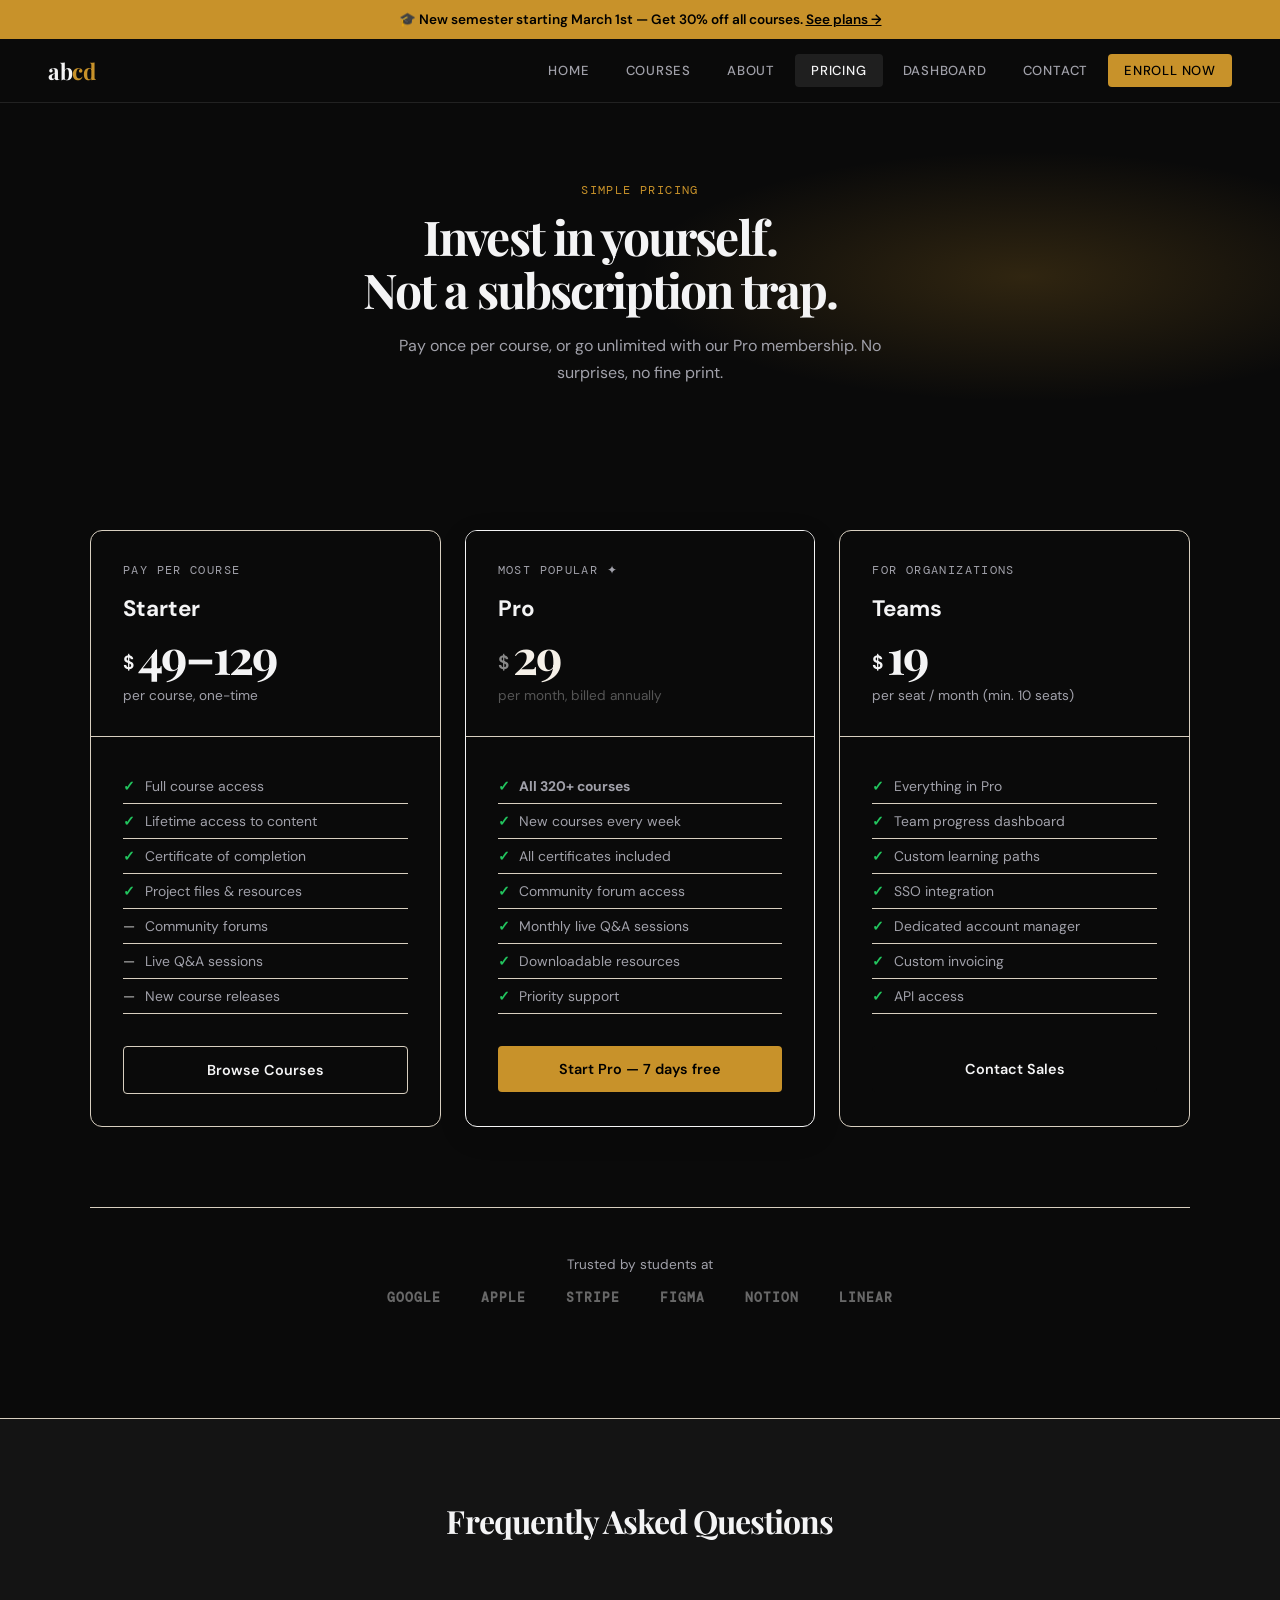
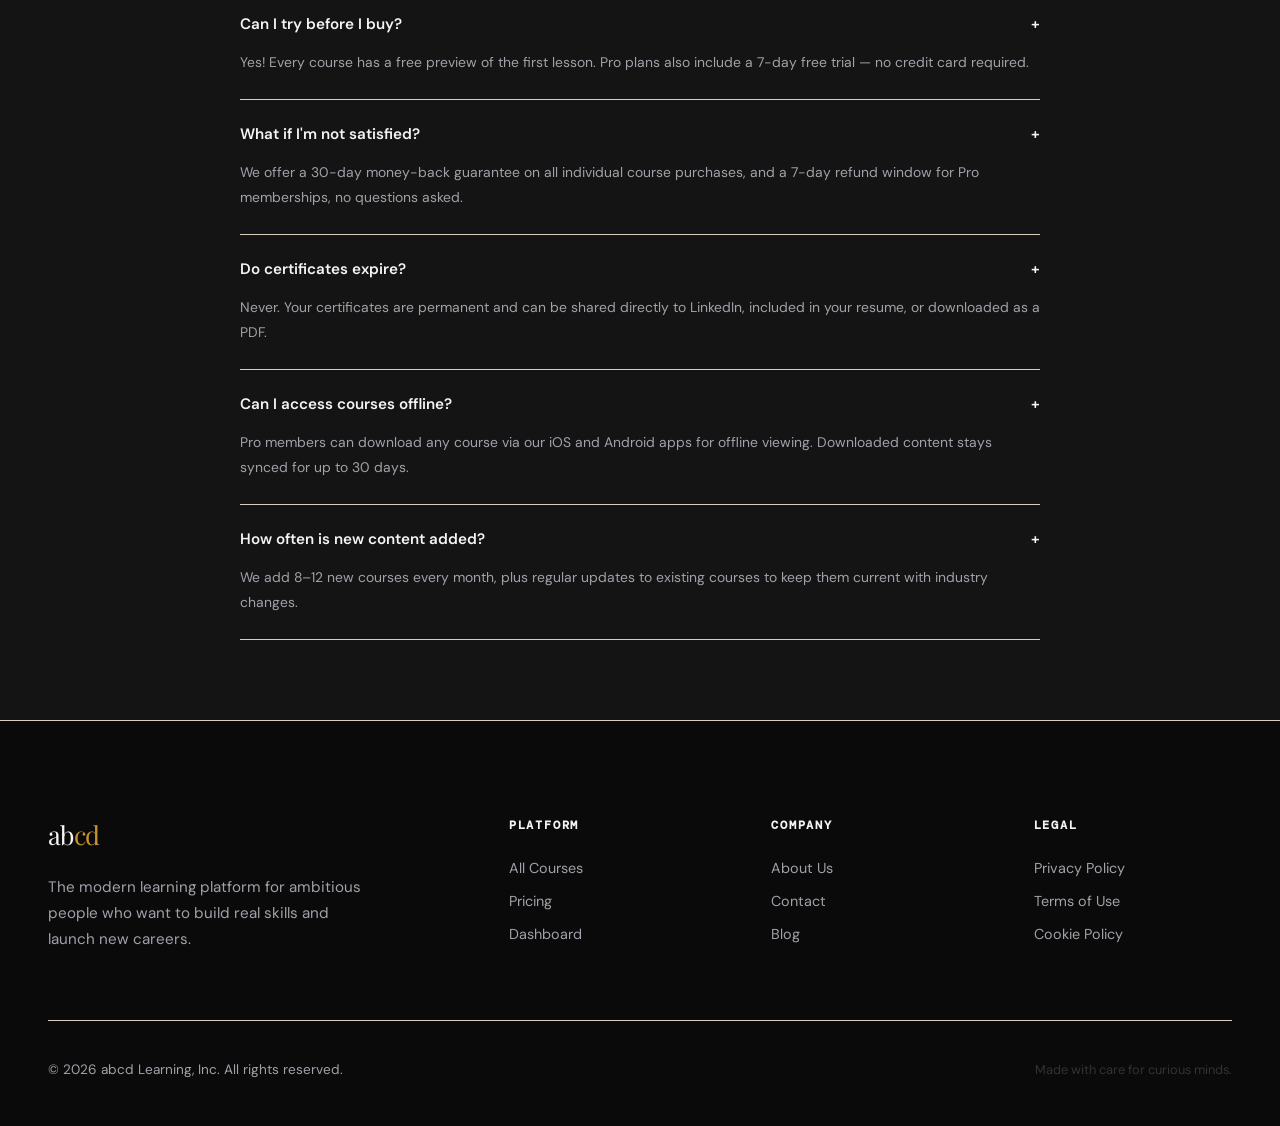
<file: luminary/pricing.html>
<!DOCTYPE html>
<html lang="en">
<head>
  <meta charset="UTF-8">
  <meta name="viewport" content="width=device-width, initial-scale=1.0">
  <title>Pricing — abcd</title>
  <link rel="stylesheet" href="style.css">
</head>
  <script src="js/course-search.js"></script>
  <script src="js/progress-tracker.js"></script>
  <script src="js/theme-engine.js"></script>
<body>

  <div class="banner">🎓 New semester starting March 1st — Get 30% off all courses. <a href="pricing.html">See plans →</a></div>

  <nav>
    <a class="nav-logo" href="index.html">ab<span>cd</span></a>
    <div class="nav-links">
      <a href="index.html">Home</a>
      <a href="courses.html">Courses</a>
      <a href="about.html">About</a>
      <a href="pricing.html" class="active">Pricing</a>
      <a href="dashboard.html">Dashboard</a>
      <a href="contact.html">Contact</a>
      <a href="pricing.html" class="nav-cta">Enroll Now</a>
    </div>
  </nav>

  <!-- PAGE HERO -->
  <div class="page-hero" style="text-align:center;">
    <div class="page-hero-bg"></div>
    <div class="page-hero-inner" style="max-width:700px;margin:0 auto;">
      <span class="tag" style="display:block;margin-bottom:0.75rem;">Simple Pricing</span>
      <h1>Invest in yourself.<br>Not a subscription trap.</h1>
      <p style="margin:0 auto;">Pay once per course, or go unlimited with our Pro membership. No surprises, no fine print.</p>
    </div>
  </div>

  <!-- PRICING CARDS -->
  <div class="pricing-section">
    <div class="pricing-inner">
      <div class="pricing-grid">

        <!-- Starter -->
        <div class="pricing-card">
          <div class="pricing-header">
            <span class="pricing-tag-label">Pay per course</span>
            <div class="plan-name">Starter</div>
            <div class="price-display">
              <span class="price-currency">$</span>
              <span class="price-amount">49–129</span>
            </div>
            <div class="price-period">per course, one-time</div>
          </div>
          <div class="pricing-body">
            <ul class="feature-list">
              <li><span class="check">✓</span> Full course access</li>
              <li><span class="check">✓</span> Lifetime access to content</li>
              <li><span class="check">✓</span> Certificate of completion</li>
              <li><span class="check">✓</span> Project files &amp; resources</li>
              <li><span class="cross">—</span> Community forums</li>
              <li><span class="cross">—</span> Live Q&amp;A sessions</li>
              <li><span class="cross">—</span> New course releases</li>
            </ul>
            <a class="btn btn-outline" href="courses.html">Browse Courses</a>
          </div>
        </div>

        <!-- Pro (featured) -->
        <div class="pricing-card featured">
          <div class="pricing-header dark">
            <span class="pricing-tag-label">Most popular ✦</span>
            <div class="plan-name">Pro</div>
            <div class="price-display">
              <span class="price-currency" style="color:#888;">$</span>
              <span class="price-amount" style="color:var(--paper);">29</span>
            </div>
            <div class="price-period" style="color:#555;">per month, billed annually</div>
          </div>
          <div class="pricing-body">
            <ul class="feature-list">
              <li><span class="check">✓</span> <strong>All 320+ courses</strong></li>
              <li><span class="check">✓</span> New courses every week</li>
              <li><span class="check">✓</span> All certificates included</li>
              <li><span class="check">✓</span> Community forum access</li>
              <li><span class="check">✓</span> Monthly live Q&amp;A sessions</li>
              <li><span class="check">✓</span> Downloadable resources</li>
              <li><span class="check">✓</span> Priority support</li>
            </ul>
            <button class="btn btn-gold" onclick="alert('Welcome to Pro! Your 7-day free trial has started.')">Start Pro — 7 days free</button>
          </div>
        </div>

        <!-- Teams -->
        <div class="pricing-card">
          <div class="pricing-header">
            <span class="pricing-tag-label">For organizations</span>
            <div class="plan-name">Teams</div>
            <div class="price-display">
              <span class="price-currency">$</span>
              <span class="price-amount">19</span>
            </div>
            <div class="price-period">per seat / month (min. 10 seats)</div>
          </div>
          <div class="pricing-body">
            <ul class="feature-list">
              <li><span class="check">✓</span> Everything in Pro</li>
              <li><span class="check">✓</span> Team progress dashboard</li>
              <li><span class="check">✓</span> Custom learning paths</li>
              <li><span class="check">✓</span> SSO integration</li>
              <li><span class="check">✓</span> Dedicated account manager</li>
              <li><span class="check">✓</span> Custom invoicing</li>
              <li><span class="check">✓</span> API access</li>
            </ul>
            <a class="btn btn-primcd" href="contact.html">Contact Sales</a>
          </div>
        </div>

      </div>

      <!-- Trust bar -->
      <div class="trust-bar">
        <p>Trusted by students at</p>
        <div class="trust-logos">
          <span>Google</span><span>Apple</span><span>Stripe</span><span>Figma</span><span>Notion</span><span>Linear</span>
        </div>
      </div>
    </div>
  </div>

  <!-- FAQ -->
  <div class="faq-section">
    <div class="faq-inner">
      <h2>Frequently Asked Questions</h2>
      <div class="faq-item">
        <div class="faq-q">Can I try before I buy? <span>+</span></div>
        <div class="faq-a">Yes! Every course has a free preview of the first lesson. Pro plans also include a 7-day free trial — no credit card required.</div>
      </div>
      <div class="faq-item">
        <div class="faq-q">What if I'm not satisfied? <span>+</span></div>
        <div class="faq-a">We offer a 30-day money-back guarantee on all individual course purchases, and a 7-day refund window for Pro memberships, no questions asked.</div>
      </div>
      <div class="faq-item">
        <div class="faq-q">Do certificates expire? <span>+</span></div>
        <div class="faq-a">Never. Your certificates are permanent and can be shared directly to LinkedIn, included in your resume, or downloaded as a PDF.</div>
      </div>
      <div class="faq-item">
        <div class="faq-q">Can I access courses offline? <span>+</span></div>
        <div class="faq-a">Pro members can download any course via our iOS and Android apps for offline viewing. Downloaded content stays synced for up to 30 days.</div>
      </div>
      <div class="faq-item">
        <div class="faq-q">How often is new content added? <span>+</span></div>
        <div class="faq-a">We add 8–12 new courses every month, plus regular updates to existing courses to keep them current with industry changes.</div>
      </div>
    </div>
  </div>

  <!-- FOOTER -->
  <footer>
    <div class="footer-inner">
      <div class="footer-grid">
        <div class="footer-brand">
          <a class="logo" href="index.html">ab<span>cd</span></a>
          <p>The modern learning platform for ambitious people who want to build real skills and launch new careers.</p>
        </div>
        <div class="footer-col">
          <h4>Platform</h4>
          <ul>
            <li><a href="courses.html">All Courses</a></li>
            <li><a href="pricing.html">Pricing</a></li>
            <li><a href="dashboard.html">Dashboard</a></li>
          </ul>
        </div>
        <div class="footer-col">
          <h4>Company</h4>
          <ul>
            <li><a href="about.html">About Us</a></li>
            <li><a href="contact.html">Contact</a></li>
            <li><a href="#">Blog</a></li>
          </ul>
        </div>
        <div class="footer-col">
          <h4>Legal</h4>
          <ul>
            <li><a href="#">Privacy Policy</a></li>
            <li><a href="#">Terms of Use</a></li>
            <li><a href="#">Cookie Policy</a></li>
          </ul>
        </div>
      </div>
      <div class="footer-bottom">
        <p>© 2026 abcd Learning, Inc. All rights reserved.</p>
        <p style="color:#333;font-size:0.8rem;">Made with care for curious minds.</p>
      </div>
    </div>
  </footer>

</body>
</html>
</file>
<file: luminary/style.css>
/* ============================================================
   abcd — Shared Stylesheet
   Used by: all pages
   ============================================================ */

@import url('https://fonts.googleapis.com/css2?family=Playfair+Display:ital,wght@0,400;0,700;0,900;1,400&family=DM+Sans:wght@300;400;500;600&family=DM+Mono:wght@400;500&display=swap');

/* ─── VARIABLES ─── */
:root {
  --bg-base:    #0a0a0a;
  --bg-surface: #141414;
  --bg-elevated:#1f1f1f;
  --text-main:  #f4f4f5;
  --text-muted: #a1a1aa;
  --gold:       #d4af37;
  --gold-light: #fceea7;
  --rust:       #ef4444;
  --sage:       #22c55e;
  --slate:      #64748b;
  --border:     #27272a;
  --shadow:     rgba(0,0,0,0.8);
  /* keeping originals for fallback if any missed */
  --ink:        #000000;
  --paper:      #ffffff;
  --cream:      #0a0a0a;
}

/* ─── RESET ─── */
*, *::before, *::after { margin: 0; padding: 0; box-sizing: border-box; }
html { scroll-behavior: smooth; }
body {
  font-family: 'DM Sans', sans-serif;
  background: var(--bg-base);
  color: var(--text-main);
  overflow-x: hidden;
}
h1, h2, h3, h4 { font-family: 'Playfair Display', serif; }

/* ─── PAGE ENTRY ANIMATION ─── */
@keyframes fadeIn {
  from { opacity: 0; transform: translateY(14px); }
  to   { opacity: 1; transform: translateY(0); }
}
body { animation: fadeIn 0.4s ease; }

/* ─── BANNER ─── */
.banner {
  background: var(--gold);
  padding: 0.7rem 2rem;
  text-align: center;
  font-size: 0.85rem;
  font-weight: 600;
  color: #000000;
}
.banner a { text-decoration: underline; cursor: pointer; color: inherit; }

/* ─── NAV ─── */
nav {
  position: sticky; top: 0; z-index: 100;
  background: var(--bg-base);
  border-bottom: 1px solid #222;
  display: flex; align-items: center; justify-content: space-between;
  padding: 0 3rem;
  height: 64px;
}
.nav-logo {
  font-family: 'Playfair Display', serif;
  font-size: 1.4rem; font-weight: 700;
  color: var(--text-main);
  letter-spacing: -0.02em;
  text-decoration: none;
}
.nav-logo span { color: var(--gold); }
.nav-links { display: flex; gap: 0.25rem; }
.nav-links a {
  color: var(--text-muted); font-family: 'DM Sans', sans-serif;
  font-size: 0.82rem; font-weight: 500;
  letter-spacing: 0.06em; text-transform: uppercase;
  padding: 0.5rem 1rem;
  border-radius: 4px;
  text-decoration: none;
  transition: all 0.2s;
}
.nav-links a:hover,
.nav-links a.active { color: var(--text-main); background: var(--bg-elevated); }
.nav-links a.nav-cta {
  background: var(--gold); color: #000000;
}
.nav-links a.nav-cta:hover { background: var(--gold-light); }

.nav-links a.nav-admin:hover {
  color: var(--gold-light);
  background: rgba(212, 175, 55, 0.1);
}

/* ─── BUTTONS ─── */
.btn {
  display: inline-flex; align-items: center; gap: 0.5rem;
  padding: 0.85rem 2rem; border: none; border-radius: 4px;
  font-family: 'DM Sans', sans-serif; font-size: 0.9rem;
  font-weight: 600; cursor: pointer; transition: all 0.2s;
  text-decoration: none;
}
.btn-primcd { background: var(--bg-base); color: var(--text-main); }
.btn-primcd:hover { background: var(--bg-elevated); transform: translateY(-1px); box-shadow: 0 6px 20px var(--shadow); }
.btn-gold { background: var(--gold); color: #000000; }
.btn-gold:hover { background: var(--gold-light); transform: translateY(-1px); }
.btn-outline { background: transparent; color: var(--text-main); border: 1.5px solid var(--border); }
.btn-outline:hover { border-color: var(--gold); color: var(--gold); background: rgba(200,146,42,0.05); }
.btn-outline-light { background: transparent; color: var(--text-main); border: 1.5px solid #333; }
.btn-outline-light:hover { background: var(--bg-elevated); }

/* ─── UTILITIES ─── */
.tag {
  display: inline-block;
  font-family: 'DM Mono', monospace;
  font-size: 0.72rem; letter-spacing: 0.12em;
  text-transform: uppercase; color: var(--gold);
  margin-bottom: 1rem;
}
.eyebrow {
  color: var(--text-muted); font-size: 0.85rem;
  font-weight: 500; letter-spacing: 0.08em;
  text-transform: uppercase; margin-bottom: 0.75rem;
}
.stars { color: var(--gold); font-size: 0.85rem; letter-spacing: 0.05em; }
.divider { height: 1px; background: var(--border); }

/* ─── SCROLLBAR ─── */
::-webkit-scrollbar { width: 8px; }
::-webkit-scrollbar-track { background: var(--bg-base); }
::-webkit-scrollbar-thumb { background: var(--border); border-radius: 10px; border: 2px solid var(--bg-base); }
::-webkit-scrollbar-thumb:hover { background: var(--gold); }

/* ─── GLASSMORPHISM ─── */
.glass {
  background: rgba(255, 255, 255, 0.03);
  backdrop-filter: blur(12px);
  -webkit-backdrop-filter: blur(12px);
  border: 1px solid rgba(255, 255, 255, 0.1);
}

/* ─── PAGE HERO (shared) ─── */
.page-hero {
  background: var(--bg-base); padding: 5rem 3rem 4rem;
  position: relative; overflow: hidden;
}
.page-hero-bg {
  position: absolute; inset: 0;
  background: radial-gradient(ellipse 50% 60% at 80% 50%, rgba(200,146,42,0.2) 0%, transparent 60%);
}
.page-hero-inner {
  max-width: 1200px; margin: 0 auto; position: relative; z-index: 2;
}
.page-hero h1 {
  font-size: 3rem; color: var(--text-main);
  letter-spacing: -0.04em; max-width: 620px; line-height: 1.1; margin-bottom: 1rem;
}
.page-hero p { color: var(--text-muted); max-width: 500px; line-height: 1.7; }

/* ─── COURSE CARDS ─── */
.course-card {
  background: var(--bg-surface); border: 1px solid var(--border);
  border-radius: 12px; overflow: hidden;
  transition: all 0.4s cubic-bezier(0.165, 0.84, 0.44, 1); 
  cursor: pointer; text-decoration: none; display: flex; flex-direction: column; color: inherit;
}
.course-card:hover {
  transform: translateY(-8px);
  box-shadow: 0 30px 60px rgba(0,0,0,0.4), 0 0 20px rgba(212, 175, 55, 0.1);
  border-color: var(--gold);
}
.course-thumb {
  height: 180px; display: flex; align-items: center;
  justify-content: center; font-size: 3rem;
  overflow: hidden;
  position: relative;
  background: rgba(255,255,255,0.02);
}
.course-thumb img {
  width: 100%;
  height: 100%;
  object-fit: cover;
  transition: transform 0.6s ease;
}
.course-card:hover .course-thumb img { transform: scale(1.05); }

.course-body { padding: 1.5rem; flex: 1; display: flex; flex-direction: column; }
.course-level {
  font-size: 0.72rem; font-family: 'DM Mono', monospace;
  letter-spacing: 0.1em; text-transform: uppercase; color: var(--gold); margin-bottom: 0.75rem;
}
.course-card h3 { font-size: 1.2rem; margin-bottom: 0.75rem; line-height: 1.3; font-weight: 700; letter-spacing: -0.01em; }
.course-card p { font-size: 0.88rem; color: var(--text-muted); line-height: 1.6; margin-bottom: 1.5rem; flex: 1; }
.course-meta { display: flex; justify-content: space-between; align-items: center; font-size: 0.85rem; color: var(--text-muted); border-top: 1px solid var(--border); padding-top: 1.25rem; }

.courses-grid { 
  display: grid; 
  grid-template-columns: repeat(auto-fill, minmax(320px, 1fr)); 
  gap: 2rem; 
}

/* ─── FOOTER ─── */
footer {
  background: var(--bg-base);
  border-top: 1px solid var(--border);
  padding: 6rem 3rem 3rem;
}
.footer-inner { max-width: 1200px; margin: 0 auto; }
.footer-grid {
  display: grid; grid-template-columns: 2fr 1fr 1fr 1fr;
  gap: 4rem; margin-bottom: 4rem;
}
.footer-brand .logo {
  font-family: 'Playfair Display', serif;
  font-size: 1.6rem; color: var(--text-main); margin-bottom: 1.5rem;
  text-decoration: none; display: inline-block;
  letter-spacing: -0.02em;
}
.footer-brand .logo span { color: var(--gold); }
.footer-brand p { font-size: 0.95rem; color: var(--text-muted); line-height: 1.7; max-width: 320px; }
.footer-col h4 {
  font-family: 'DM Mono', monospace;
  font-size: 0.75rem; letter-spacing: 0.15em;
  text-transform: uppercase; color: var(--text-main); margin-bottom: 1.5rem;
}
.footer-col ul { list-style: none; }
.footer-col ul li { margin-bottom: 0.75rem; }
.footer-col ul li a {
  font-size: 0.9rem; color: var(--text-muted);
  text-decoration: none; transition: color 0.2s;
}
.footer-col ul li a:hover { color: var(--gold); }
.footer-bottom {
  border-top: 1px solid var(--border); padding-top: 2.5rem;
  display: flex; justify-content: space-between; align-items: center;
}
.footer-bottom p { font-size: 0.85rem; color: var(--text-muted); }

/* ─── RESPONSIVE ─── */
@media (max-width: 1024px) {
  .hero-inner { grid-template-columns: 1fr; text-align: center; }
  .hero-text { display: flex; flex-direction: column; align-items: center; }
  .hero-sub { margin-left: auto; margin-right: auto; }
  .hero-card-stack { display: none; }
  .dashboard-layout { flex-direction: column; }
  .dashboard-sidebar { width: 100%; border-right: none; border-bottom: 1px solid var(--border); }
  .footer-grid { grid-template-columns: 1fr 1fr; }
  .course-detail-inner, .course-curriculum-inner { grid-template-columns: 1fr; }
}

@media (max-width: 768px) {
  nav { padding: 0 1.5rem; }
  .nav-links { display: none; } /* Mobile menu would go here */
  .footer-grid { grid-template-columns: 1fr; gap: 2.5rem; }
  .hero h1 { font-size: 3rem; }
  .dash-stats { grid-template-columns: 1fr 1fr; }
}

@media (max-width: 480px) {
  .dash-stats { grid-template-columns: 1fr; }
}


/* ============================================================
   HOME PAGE
   ============================================================ */
.hero {
  background: var(--bg-base);
  min-height: 92vh; display: flex; align-items: center;
  position: relative; overflow: hidden; padding: 4rem 3rem;
}
.hero-bg {
  position: absolute; inset: 0;
  background:
    radial-gradient(ellipse 60% 70% at 80% 50%, rgba(200,146,42,0.25) 0%, transparent 65%),
    radial-gradient(ellipse 40% 50% at 15% 80%, rgba(74,103,65,0.20) 0%, transparent 60%);
}
.hero-grid {
  position: absolute; inset: 0; opacity: 0.15;
  background-image: linear-gradient(var(--text-muted) 1px, transparent 1px),
                    linear-gradient(90deg, var(--text-muted) 1px, transparent 1px);
  background-size: 60px 60px;
}
.hero-inner {
  position: relative; z-index: 2;
  max-width: 1200px; margin: 0 auto; width: 100%;
  display: grid; grid-template-columns: 1fr 1fr; gap: 4rem; align-items: center;
}
.hero-label {
  font-family: 'DM Mono', monospace; font-size: 0.72rem;
  letter-spacing: 0.15em; text-transform: uppercase;
  color: var(--gold); margin-bottom: 1.5rem;
  display: flex; align-items: center; gap: 0.75rem;
}
.hero-label::before { content: ''; width: 2rem; height: 1px; background: var(--gold); }
.hero h1 {
  font-size: clamp(2.8rem, 5vw, 4.5rem);
  font-weight: 900; line-height: 1.05;
  color: var(--text-main); letter-spacing: -0.03em; margin-bottom: 1.5rem;
}
.hero h1 em { color: var(--gold); font-style: italic; }
.hero-sub { color: var(--text-muted); font-size: 1.1rem; line-height: 1.7; margin-bottom: 2.5rem; max-width: 480px; }
.hero-actions { display: flex; gap: 1rem; flex-wrap: wrap; }
.hero-stats {
  display: grid; grid-template-columns: repeat(3, 1fr);
  gap: 0.25rem; margin-top: 3rem;
  padding-top: 2rem; border-top: 1px solid #222;
}
.hero-stat { padding: 0.5rem 0; }
.hero-stat strong {
  display: block; font-family: 'Playfair Display', serif;
  font-size: 1.8rem; color: var(--text-main); letter-spacing: -0.03em;
}
.hero-stat span { font-size: 0.82rem; color: var(--text-muted); }
.hero-card-stack { position: relative; height: 460px; }
.hero-card {
  position: absolute;
  background: var(--bg-elevated); border: 1px solid var(--border);
  border-radius: 12px; padding: 1.75rem; width: 340px;
}
.hero-card:nth-child(1) { top: 0; right: 0; }
.hero-card:nth-child(2) { top: 120px; right: 60px; background: var(--bg-elevated); border-color: #3a3018; }
.hero-card:nth-child(3) { top: 240px; right: 20px; }
.card-tag {
  display: inline-block; padding: 0.3rem 0.75rem;
  background: rgba(200,146,42,0.15); color: var(--gold);
  border-radius: 2px; font-size: 0.72rem;
  font-family: 'DM Mono', monospace; letter-spacing: 0.08em;
  text-transform: uppercase; margin-bottom: 1rem;
}
.card-tag.green { background: rgba(74,103,65,0.2); color: #7aad6e; }
.card-tag.blue  { background: rgba(59,74,90,0.3);  color: #8ab4d4; }
.hero-card h3 { font-size: 1rem; color: var(--text-main); font-weight: 600; margin-bottom: 0.5rem; font-family: 'DM Sans', sans-serif; }
.hero-card p  { font-size: 0.82rem; color: var(--text-muted); line-height: 1.6; }
.progress-bar { margin-top: 1rem; }
.progress-bar .label { display: flex; justify-content: space-between; font-size: 0.75rem; color: var(--text-muted); margin-bottom: 0.4rem; }
.progress-bar .track { height: 3px; background: var(--bg-elevated); border-radius: 2px; }
.progress-bar .fill  { height: 100%; border-radius: 2px; background: var(--gold); }

.features-strip {
  background: var(--bg-surface); border-top: 1px solid var(--border); border-bottom: 1px solid var(--border); padding: 3rem;
}
.features-strip-inner {
  max-width: 1200px; margin: 0 auto;
  display: grid; grid-template-columns: repeat(4, 1fr); gap: 2rem;
}
.feature-item { text-align: center; }
.feature-icon {
  width: 48px; height: 48px; margin: 0 auto 1rem;
  background: var(--bg-base); color: var(--gold);
  border-radius: 8px; display: flex; align-items: center; justify-content: center; font-size: 1.3rem;
}
.feature-item h4 { font-size: 0.95rem; font-weight: 600; margin-bottom: 0.4rem; font-family: 'DM Sans', sans-serif; }
.feature-item p  { font-size: 0.82rem; color: var(--text-muted); line-height: 1.6; }

.courses-preview { padding: 5rem 3rem; }
.courses-preview-inner { max-width: 1200px; margin: 0 auto; }
.section-header { display: flex; align-items: flex-end; justify-content: space-between; margin-bottom: 3rem; }
.section-header h2 { font-size: 2.5rem; letter-spacing: -0.03em; line-height: 1.1; }

.testimonials-section { background: var(--bg-base); padding: 6rem 3rem; }
.testimonials-inner { max-width: 1200px; margin: 0 auto; }
.testimonials-section h2 { font-size: 2.5rem; color: var(--text-main); text-align: center; letter-spacing: -0.03em; margin-bottom: 3rem; }
.testimonials-grid { display: grid; grid-template-columns: repeat(3, 1fr); gap: 1.5rem; }
.testimonial-card {
  background: var(--bg-elevated); border: 1px solid var(--border); border-radius: 10px; padding: 2rem;
}
.quote-mark { font-family: 'Playfair Display', serif; font-size: 4rem; color: var(--gold); line-height: 0.5; margin-bottom: 1rem; display: block; }
.testimonial-card p { color: var(--text-muted); font-size: 0.9rem; line-height: 1.8; margin-bottom: 1.5rem; }
.testimonial-author { display: flex; align-items: center; gap: 0.75rem; }
.author-avatar {
  width: 40px; height: 40px; border-radius: 50%;
  display: flex; align-items: center; justify-content: center;
  font-size: 1rem; font-weight: 700; color: var(--text-main);
  font-family: 'Playfair Display', serif; flex-shrink: 0;
}
.av1 { background: var(--gold); }
.av2 { background: var(--sage); }
.av3 { background: var(--rust); }
.av4 { background: var(--slate); }
.author-info strong { display: block; font-size: 0.9rem; color: var(--text-main); }
.author-info span   { font-size: 0.78rem; color: var(--text-muted); }


/* ============================================================
   COURSES PAGE
   ============================================================ */
.filters-bar {
  background: var(--bg-surface); border-bottom: 1px solid var(--border); padding: 1rem 3rem;
}
.filters-bar-inner {
  max-width: 1200px; margin: 0 auto;
  display: flex; gap: 0.5rem; flex-wrap: wrap;
}
.filter-btn {
  padding: 0.4rem 1rem; border: 1.5px solid var(--border);
  background: transparent; border-radius: 100px;
  font-family: 'DM Sans', sans-serif; font-size: 0.82rem;
  cursor: pointer; transition: all 0.2s; color: var(--text-main);
}
.filter-btn:hover,
.filter-btn.active { background: var(--bg-base); color: var(--text-main); border-color: var(--text-main); }
.courses-full { padding: 3rem; }
.courses-full-inner { max-width: 1200px; margin: 0 auto; }


/* ============================================================
   COURSE DETAIL PAGE
   ============================================================ */
.course-detail-hero {
  background: var(--bg-base); padding: 4rem 3rem; position: relative; overflow: hidden;
}
.course-detail-hero::before {
  content: ''; position: absolute; inset: 0;
  background: radial-gradient(ellipse 40% 60% at 70% 50%, rgba(200,146,42,0.1) 0%, transparent 60%);
}
.course-detail-inner {
  max-width: 1200px; margin: 0 auto; position: relative; z-index: 2;
  display: grid; grid-template-columns: 1fr 380px; gap: 4rem; align-items: start;
}
.breadcrumb { font-size: 0.8rem; color: var(--text-muted); margin-bottom: 1.5rem; }
.breadcrumb a { color: var(--text-muted); text-decoration: none; transition: color 0.2s; }
.breadcrumb a:hover { color: var(--gold); }
.course-detail-text h1 {
  font-size: 2.6rem; color: var(--text-main);
  letter-spacing: -0.03em; line-height: 1.1; margin-bottom: 1rem;
}
.course-detail-text > p { color: var(--text-muted); font-size: 1rem; line-height: 1.7; margin-bottom: 2rem; }
.course-badges { display: flex; gap: 0.75rem; flex-wrap: wrap; margin-bottom: 2rem; }
.badge {
  display: flex; align-items: center; gap: 0.4rem;
  padding: 0.35rem 0.9rem; background: var(--bg-elevated); border: 1px solid var(--border);
  border-radius: 100px; font-size: 0.78rem; color: var(--text-muted);
}
.instructor-row { display: flex; align-items: center; gap: 0.75rem; }
.instructor-row .avatar {
  width: 44px; height: 44px; border-radius: 50%;
  background: var(--gold); display: flex; align-items: center; justify-content: center;
  font-family: 'Playfair Display', serif; font-weight: 700; color: var(--text-main);
}
.instructor-info small { display: block; font-size: 0.75rem; color: var(--text-muted); }
.instructor-info strong { color: var(--text-main); font-size: 0.9rem; }

.enroll-card { background: var(--bg-base); border-radius: 12px; padding: 2rem; position: sticky; top: 80px; }
.enroll-price { font-family: 'Playfair Display', serif; font-size: 2.5rem; font-weight: 700; letter-spacing: -0.04em; margin-bottom: 0.25rem; }
.enroll-price-sub { font-size: 0.82rem; color: var(--text-muted); margin-bottom: 1.5rem; }
.enroll-card .btn { width: 100%; justify-content: center; margin-bottom: 0.75rem; }
.enroll-perks { list-style: none; margin-top: 1.5rem; }
.enroll-perks li {
  font-size: 0.85rem; color: var(--text-muted); padding: 0.5rem 0;
  border-bottom: 1px solid var(--border); display: flex; gap: 0.6rem; align-items: center;
}
.enroll-perks li::before { content: '✓'; color: var(--sage); font-weight: 700; }

.course-curriculum { padding: 4rem 3rem; }
.course-curriculum-inner {
  max-width: 1200px; margin: 0 auto;
  display: grid; grid-template-columns: 1fr 380px; gap: 4rem;
}
.curriculum-section h2 { font-size: 1.8rem; letter-spacing: -0.03em; margin-bottom: 2rem; }
.module { border: 1px solid var(--border); border-radius: 8px; margin-bottom: 0.75rem; overflow: hidden; }
.module-header {
  padding: 1.1rem 1.5rem; background: var(--bg-surface);
  display: flex; justify-content: space-between; align-items: center;
  cursor: pointer; font-weight: 600; font-size: 0.95rem; font-family: 'DM Sans', sans-serif;
}
.module-header:hover { background: #ede8de; }
.module-meta { font-size: 0.78rem; color: var(--text-muted); font-weight: 400; }
.lesson {
  padding: 0.75rem 1.5rem; display: flex; align-items: center;
  gap: 0.75rem; font-size: 0.85rem; color: var(--text-muted); border-top: 1px solid var(--border);
}
.lesson-icon {
  width: 22px; height: 22px; border-radius: 50%;
  background: #eee; display: flex; align-items: center; justify-content: center;
  font-size: 0.65rem; flex-shrink: 0;
}
.lesson-icon.free { background: rgba(74,103,65,0.15); color: var(--sage); }
.lesson span:last-child { margin-left: auto; font-family: 'DM Mono', monospace; font-size: 0.72rem; }

.skills-section h3 { font-size: 1.3rem; margin-bottom: 1.5rem; letter-spacing: -0.02em; }
.skills-list { display: flex; flex-wrap: wrap; gap: 0.5rem; }
.skill-tag {
  padding: 0.4rem 0.9rem; background: var(--bg-surface);
  border: 1px solid var(--border); border-radius: 100px;
  font-size: 0.8rem; color: var(--slate);
}
.review-card { background: var(--bg-surface); border: 1px solid var(--border); border-radius: 10px; padding: 1.75rem; }
.review-card h4 { font-size: 0.95rem; margin-bottom: 1rem; font-family: 'DM Sans', sans-serif; }
.review-item { margin-bottom: 1.25rem; }
.review-item p { font-size: 0.85rem; color: var(--text-muted); line-height: 1.7; margin-top: 0.4rem; }
.review-item small { color: var(--text-muted); font-size: 0.75rem; }


/* ============================================================
   ABOUT PAGE
   ============================================================ */
.about-hero { background: var(--bg-base); padding: 5rem 3rem; }
.about-hero-inner {
  max-width: 1200px; margin: 0 auto;
  display: grid; grid-template-columns: 1fr 1fr; gap: 5rem; align-items: center;
}
.about-hero h1 { font-size: 3.5rem; color: var(--text-main); letter-spacing: -0.04em; line-height: 1.05; }
.about-hero h1 em { color: var(--gold); }
.about-hero p { color: var(--text-muted); font-size: 1rem; line-height: 1.8; margin-top: 1.5rem; }
.about-numbers { display: grid; grid-template-columns: repeat(2, 1fr); gap: 1.5rem; }
.about-number {
  background: var(--bg-elevated); border: 1px solid var(--border); border-radius: 10px; padding: 2rem;
}
.about-number strong {
  font-family: 'Playfair Display', serif; font-size: 2.8rem;
  color: var(--gold); display: block; letter-spacing: -0.04em;
}
.about-number span { font-size: 0.85rem; color: var(--text-muted); }

.mission-section { padding: 6rem 3rem; }
.mission-inner {
  max-width: 1200px; margin: 0 auto;
  display: grid; grid-template-columns: 1fr 1fr; gap: 6rem; align-items: center;
}
.mission-section h2 { font-size: 2.5rem; letter-spacing: -0.04em; margin-bottom: 1.5rem; line-height: 1.1; }
.mission-section p { color: var(--text-muted); font-size: 1rem; line-height: 1.8; margin-bottom: 1rem; }

.values-list { display: flex; flex-direction: column; gap: 1.5rem; }
.value-item { display: flex; gap: 1.25rem; align-items: flex-start; }
.value-num { font-family: 'DM Mono', monospace; font-size: 0.75rem; color: var(--gold); width: 24px; flex-shrink: 0; padding-top: 0.1rem; }
.value-item h4 { font-size: 0.95rem; font-weight: 600; margin-bottom: 0.4rem; font-family: 'DM Sans', sans-serif; }
.value-item p { font-size: 0.85rem; color: var(--text-muted); line-height: 1.6; }

.team-section { background: var(--bg-surface); padding: 6rem 3rem; border-top: 1px solid var(--border); }
.team-inner { max-width: 1200px; margin: 0 auto; }
.team-section h2 { font-size: 2rem; letter-spacing: -0.03em; margin-bottom: 0.5rem; }
.team-section > .team-inner > p { color: var(--text-muted); margin-bottom: 3rem; }
.team-grid { display: grid; grid-template-columns: repeat(4, 1fr); gap: 1.5rem; }
.team-card { text-align: center; }
.team-avatar {
  width: 100px; height: 100px; border-radius: 50%; margin: 0 auto 1rem;
  display: flex; align-items: center; justify-content: center;
  font-family: 'Playfair Display', serif; font-size: 2rem; font-weight: 700; color: var(--text-main);
}
.team-card h4 { font-size: 1rem; font-weight: 600; font-family: 'DM Sans', sans-serif; }
.team-card p  { font-size: 0.8rem; color: var(--text-muted); margin-top: 0.25rem; }


/* ============================================================
   PRICING PAGE
   ============================================================ */
.pricing-section { padding: 5rem 3rem; }
.pricing-inner { max-width: 1100px; margin: 0 auto; }
.pricing-grid { display: grid; grid-template-columns: repeat(3, 1fr); gap: 1.5rem; margin-bottom: 5rem; }
.pricing-card {
  border: 1.5px solid var(--border); border-radius: 12px; overflow: hidden; transition: all 0.3s;
}
.pricing-card:hover { box-shadow: 0 16px 40px rgba(0,0,0,0.1); }
.pricing-card.featured { border-color: var(--text-main); box-shadow: 0 8px 30px rgba(0,0,0,0.1); }
.pricing-header { padding: 2rem; border-bottom: 1px solid var(--border); }
.pricing-header.dark { background: var(--bg-base); }
.pricing-tag-label {
  font-family: 'DM Mono', monospace; font-size: 0.72rem;
  letter-spacing: 0.12em; text-transform: uppercase;
  color: var(--text-muted); margin-bottom: 1rem; display: block;
}
.pricing-card.featured .pricing-tag-label { color: var(--gold); }
.pricing-header.dark .pricing-tag-label { color: var(--text-muted); }
.plan-name { font-size: 1.4rem; font-weight: 700; font-family: 'DM Sans', sans-serif; margin-bottom: 0.5rem; }
.pricing-header.dark .plan-name { color: var(--text-main); }
.price-display { display: flex; align-items: flex-end; gap: 0.25rem; margin-bottom: 0.5rem; }
.price-currency { font-size: 1.2rem; font-weight: 600; margin-bottom: 0.3rem; }
.pricing-header.dark .price-currency { color: var(--text-muted); }
.price-amount { font-family: 'Playfair Display', serif; font-size: 3rem; font-weight: 700; letter-spacing: -0.04em; line-height: 1; }
.pricing-header.dark .price-amount { color: var(--text-main); }
.price-period { font-size: 0.85rem; color: var(--text-muted); }
.pricing-header.dark .price-period { color: var(--text-muted); }
.pricing-body { padding: 2rem; }
.feature-list { list-style: none; margin-bottom: 2rem; }
.feature-list li {
  display: flex; gap: 0.6rem; font-size: 0.87rem; color: var(--text-muted);
  padding: 0.5rem 0; border-bottom: 1px solid var(--border);
}
.feature-list li .check { color: var(--sage); font-weight: 700; }
.feature-list li .cross { color: #ccc; }
.pricing-card .btn { width: 100%; justify-content: center; }

.trust-bar { text-align: center; padding: 3rem 0 2rem; border-top: 1px solid var(--border); }
.trust-bar p { font-size: 0.85rem; color: var(--text-muted); margin-bottom: 1rem; }
.trust-logos {
  display: flex; justify-content: center; gap: 2.5rem; flex-wrap: wrap;
  opacity: 0.4; font-size: 0.8rem; font-weight: 700;
  letter-spacing: 0.08em; text-transform: uppercase; font-family: 'DM Mono', monospace;
}

.faq-section { padding: 5rem 3rem; background: var(--bg-surface); border-top: 1px solid var(--border); }
.faq-inner { max-width: 800px; margin: 0 auto; }
.faq-section h2 { font-size: 2rem; letter-spacing: -0.03em; margin-bottom: 3rem; text-align: center; }
.faq-item { border-bottom: 1px solid var(--border); padding: 1.5rem 0; }
.faq-q { font-weight: 600; font-size: 0.95rem; cursor: pointer; display: flex; justify-content: space-between; align-items: center; font-family: 'DM Sans', sans-serif; }
.faq-q:hover { color: var(--gold); }
.faq-a { font-size: 0.87rem; color: var(--text-muted); line-height: 1.8; margin-top: 1rem; }


/* ============================================================
   DASHBOARD PAGE
   ============================================================ */
.dashboard-layout { display: flex; min-height: calc(100vh - 64px); }
.dashboard-sidebar { width: 260px; background: var(--bg-base); flex-shrink: 0; padding: 2rem 1.5rem; }
.sidebar-greeting { font-size: 0.78rem; color: var(--text-muted); margin-bottom: 0.25rem; font-family: 'DM Mono', monospace; letter-spacing: 0.08em; }
.sidebar-name { font-family: 'Playfair Display', serif; font-size: 1.2rem; color: var(--text-main); margin-bottom: 2rem; }
.sidebar-nav { list-style: none; }
.sidebar-nav li { margin-bottom: 0.25rem; }
.sidebar-nav li a {
  width: 100%; text-align: left; padding: 0.8rem 1.25rem;
  background: none; border-radius: 8px;
  font-family: 'DM Sans', sans-serif; font-size: 0.9rem;
  color: var(--text-muted); text-decoration: none; display: flex; align-items: center; gap: 1rem;
  transition: all 0.2s;
}
.sidebar-nav li a svg { opacity: 0.6; transition: opacity 0.2s; }
.sidebar-nav li a:hover svg,
.sidebar-nav li a.active svg { opacity: 1; stroke: var(--gold); }
.sidebar-nav li a:hover,
.sidebar-nav li a.active { background: rgba(255,255,255,0.05); color: var(--text-main); }
.dashboard-main { flex: 1; padding: 3rem; background: var(--bg-base); overflow-y: auto; }
.dash-header { margin-bottom: 3rem; }
.dash-header h2 { font-size: 2rem; letter-spacing: -0.03em; margin-bottom: 0.5rem; }
.dash-header p { color: var(--text-muted); font-size: 1rem; }
.dash-stats { display: grid; grid-template-columns: repeat(4, 1fr); gap: 1.5rem; margin-bottom: 3rem; }
.dash-stat { 
  background: var(--bg-surface); 
  border: 1px solid var(--border); 
  border-radius: 12px; 
  padding: 1.5rem; 
  transition: transform 0.2s;
}
.dash-stat:hover { transform: translateY(-2px); border-color: rgba(200,146,42,0.3); }
.stat-label { font-size: 0.7rem; color: var(--text-muted); text-transform: uppercase; letter-spacing: 0.12em; margin-bottom: 0.75rem; font-family: 'DM Mono', monospace; }
.stat-value { font-family: 'Playfair Display', serif; font-size: 2.2rem; font-weight: 700; letter-spacing: -0.04em; color: var(--text-main); }
.stat-sub { font-size: 0.8rem; color: var(--sage); margin-top: 0.5rem; font-weight: 500; }
.dash-section-title { font-size: 1.25rem; font-weight: 700; margin-bottom: 1.5rem; font-family: 'DM Sans', sans-serif; color: var(--text-main); }

.my-courses-grid { display: grid; grid-template-columns: 1fr; gap: 1.25rem; margin-bottom: 3rem; }
.my-course-card-link { text-decoration: none; color: inherit; display: block; }
.my-course-card { 
  background: var(--bg-surface); 
  border: 1px solid var(--border); 
  border-radius: 12px; 
  padding: 1.5rem; 
  display: flex; 
  gap: 1.5rem; 
  align-items: center;
  transition: all 0.3s ease;
}
.my-course-card:hover {
  border-color: var(--gold);
  background: rgba(255,255,255,0.02);
  box-shadow: 0 10px 30px rgba(0,0,0,0.2);
}
.my-course-thumb { 
  width: 100px !important; 
  height: 100px !important; 
  min-width: 100px;
  min-height: 100px;
  border-radius: 8px; 
  flex-shrink: 0; 
  display: flex; 
  align-items: center; 
  justify-content: center; 
  background: var(--bg-elevated);
  overflow: hidden !important;
  border: 1px solid var(--border);
  position: relative;
}
.my-course-thumb img {
  width: 100% !important;
  height: 100% !important;
  object-fit: cover !important;
  display: block;
}
.my-course-thumb .emoji-thumb {
  font-size: 2.5rem;
}
.my-course-info { flex: 1; }
.my-course-info h4 { 
  font-size: 1.1rem; 
  font-weight: 700; 
  margin-bottom: 0.4rem; 
  color: var(--text-main);
}
.my-course-info > span { 
  font-size: 0.8rem; 
  color: var(--text-muted); 
  display: block;
}
.my-course-progress { margin-top: 0.75rem; }
.prog-label { display: flex; justify-content: space-between; font-size: 0.72rem; color: var(--text-muted); margin-bottom: 0.3rem; }
.prog-track { height: 4px; background: var(--border); border-radius: 2px; }
.prog-fill { height: 100%; border-radius: 2px; background: var(--gold); }
.prog-fill.green { background: var(--sage); }
.activity-list { background: var(--bg-surface); border: 1px solid var(--border); border-radius: 8px; overflow: hidden; }
.activity-item { padding: 1rem 1.25rem; display: flex; gap: 1rem; align-items: center; border-bottom: 1px solid var(--border); font-size: 0.85rem; }
.activity-item:last-child { border-bottom: none; }
.activity-dot { width: 8px; height: 8px; border-radius: 50%; flex-shrink: 0; }
.activity-dot.gold  { background: var(--gold); }
.activity-dot.green { background: var(--sage); }
.activity-dot.blue  { background: #5a8ab4; }
.activity-item span.time { margin-left: auto; color: var(--text-muted); font-size: 0.75rem; font-family: 'DM Mono', monospace; }


/* ============================================================
   CONTACT PAGE
   ============================================================ */
.contact-layout { display: grid; grid-template-columns: 1fr 1fr; min-height: calc(100vh - 64px); }
.contact-left { background: var(--bg-base); padding: 5rem 4rem; display: flex; flex-direction: column; justify-content: center; }
.contact-left h1 { font-size: 2.8rem; color: var(--text-main); letter-spacing: -0.04em; margin-bottom: 1.5rem; line-height: 1.1; }
.contact-left > p { color: var(--text-muted); line-height: 1.8; margin-bottom: 2.5rem; }
.contact-info { display: flex; flex-direction: column; gap: 1.25rem; }
.contact-info-item { display: flex; gap: 1rem; align-items: flex-start; }
.contact-icon {
  width: 40px; height: 40px; background: var(--bg-elevated); border: 1px solid var(--border);
  border-radius: 8px; display: flex; align-items: center; justify-content: center;
  font-size: 1rem; flex-shrink: 0;
}
.contact-info-item strong { display: block; font-size: 0.85rem; color: var(--text-main); }
.contact-info-item span  { font-size: 0.8rem; color: var(--text-muted); }
.contact-right { padding: 5rem 4rem; background: var(--bg-base); display: flex; flex-direction: column; justify-content: center; }
.contact-right h2 { font-size: 1.8rem; letter-spacing: -0.03em; margin-bottom: 2rem; }
.form-group { margin-bottom: 1.25rem; }
.form-group label { display: block; font-size: 0.8rem; font-weight: 600; letter-spacing: 0.06em; text-transform: uppercase; color: var(--text-muted); margin-bottom: 0.5rem; }
.form-group input,
.form-group textarea,
.form-group select {
  width: 100%; padding: 0.85rem 1rem;
  border: 1.5px solid var(--border); border-radius: 6px;
  background: var(--bg-surface); font-family: 'DM Sans', sans-serif; font-size: 0.9rem; color: var(--text-main);
  transition: border-color 0.2s; outline: none; appearance: none;
}
.form-group input:focus,
.form-group textarea:focus,
.form-group select:focus { border-color: var(--text-main); }
.form-group textarea { resize: vertical; min-height: 120px; }
.form-row { display: grid; grid-template-columns: 1fr 1fr; gap: 1rem; }
.form-submit { width: 100%; justify-content: center; }



















































/* Certificates Styling */
.cert-grid { display: grid; grid-template-columns: repeat(auto-fill, minmax(300px, 1fr)); gap: 1.5rem; }
.cert-card { background: var(--bg-surface); border: 1px solid var(--border); border-radius: 12px; padding: 1.5rem; display: flex; gap: 1rem; align-items: center; }
.cert-icon { width: 60px; height: 60px; background: rgba(200,146,42,0.1); border-radius: 10px; display: flex; align-items: center; justify-content: center; color: var(--gold); }
.cert-info h4 { font-size: 1rem; margin-bottom: 0.25rem; }
.cert-date { font-size: 0.75rem; color: var(--text-muted); }
</file>
